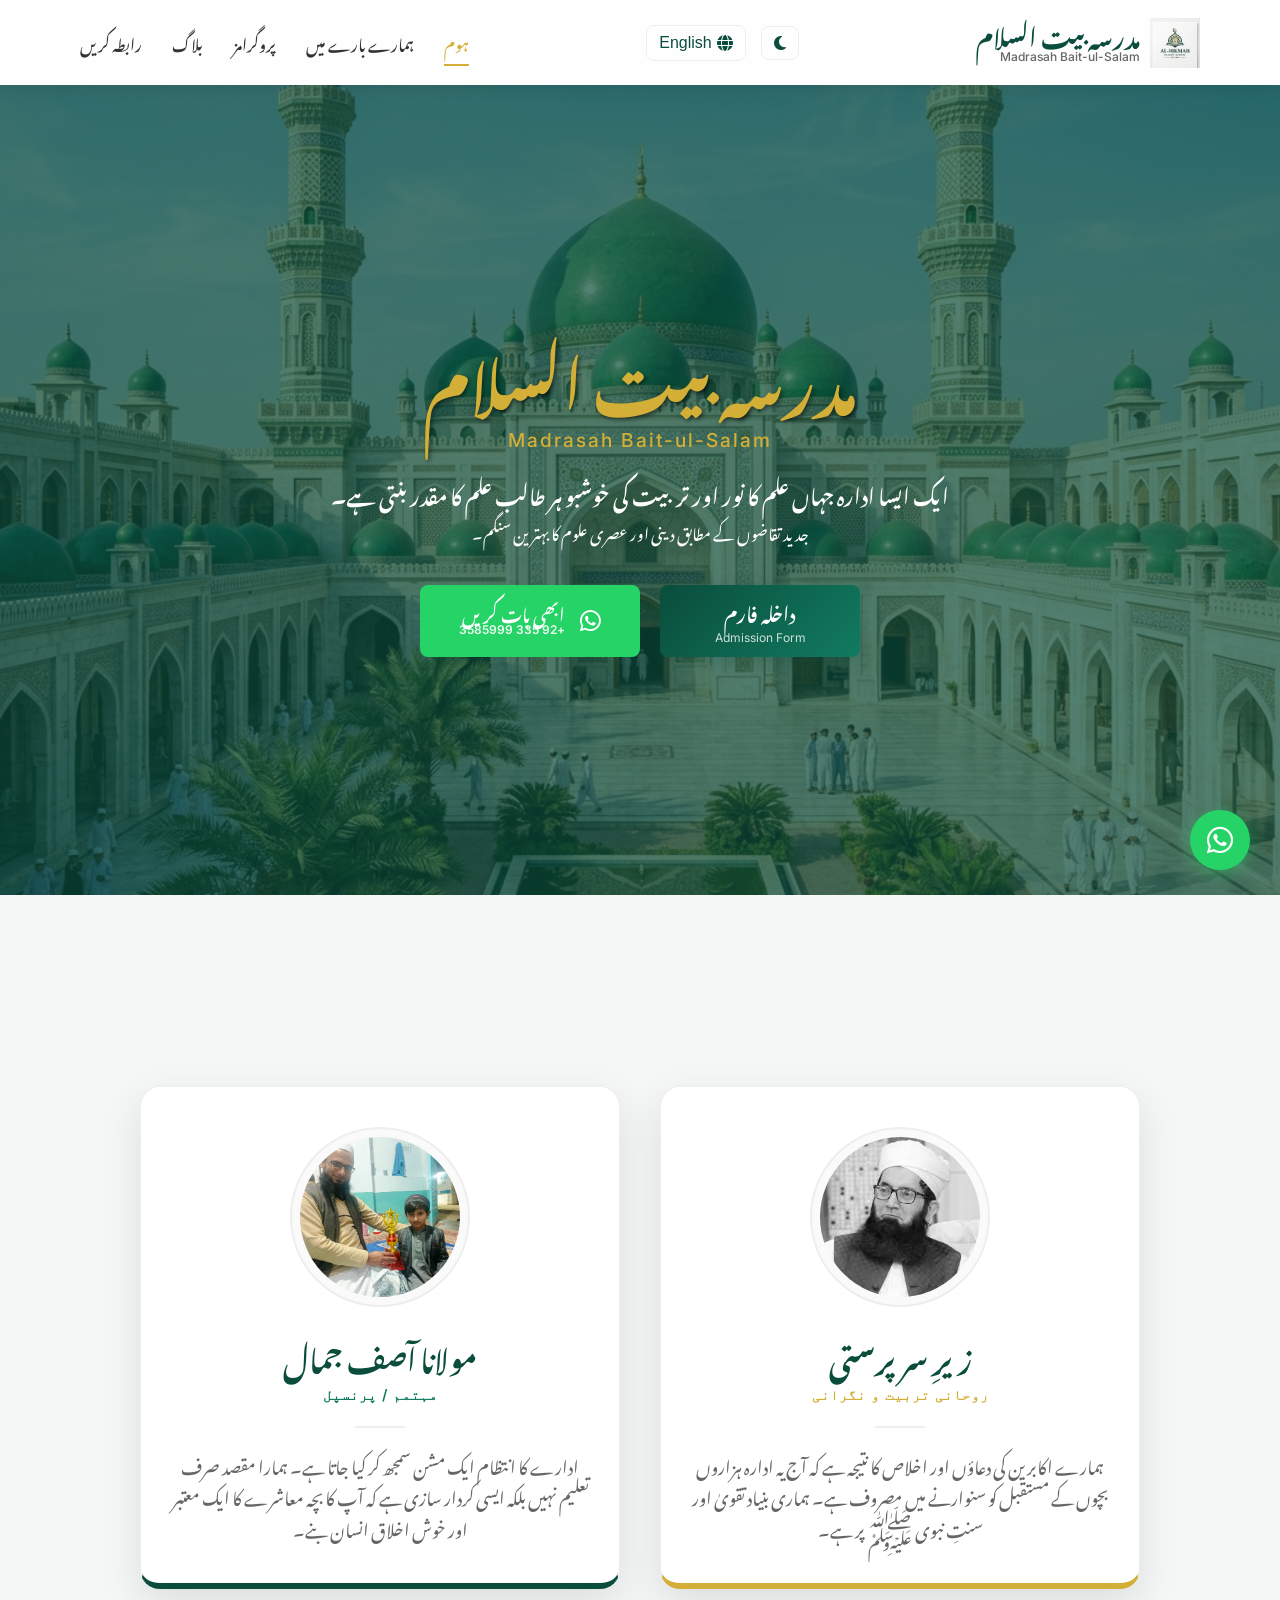
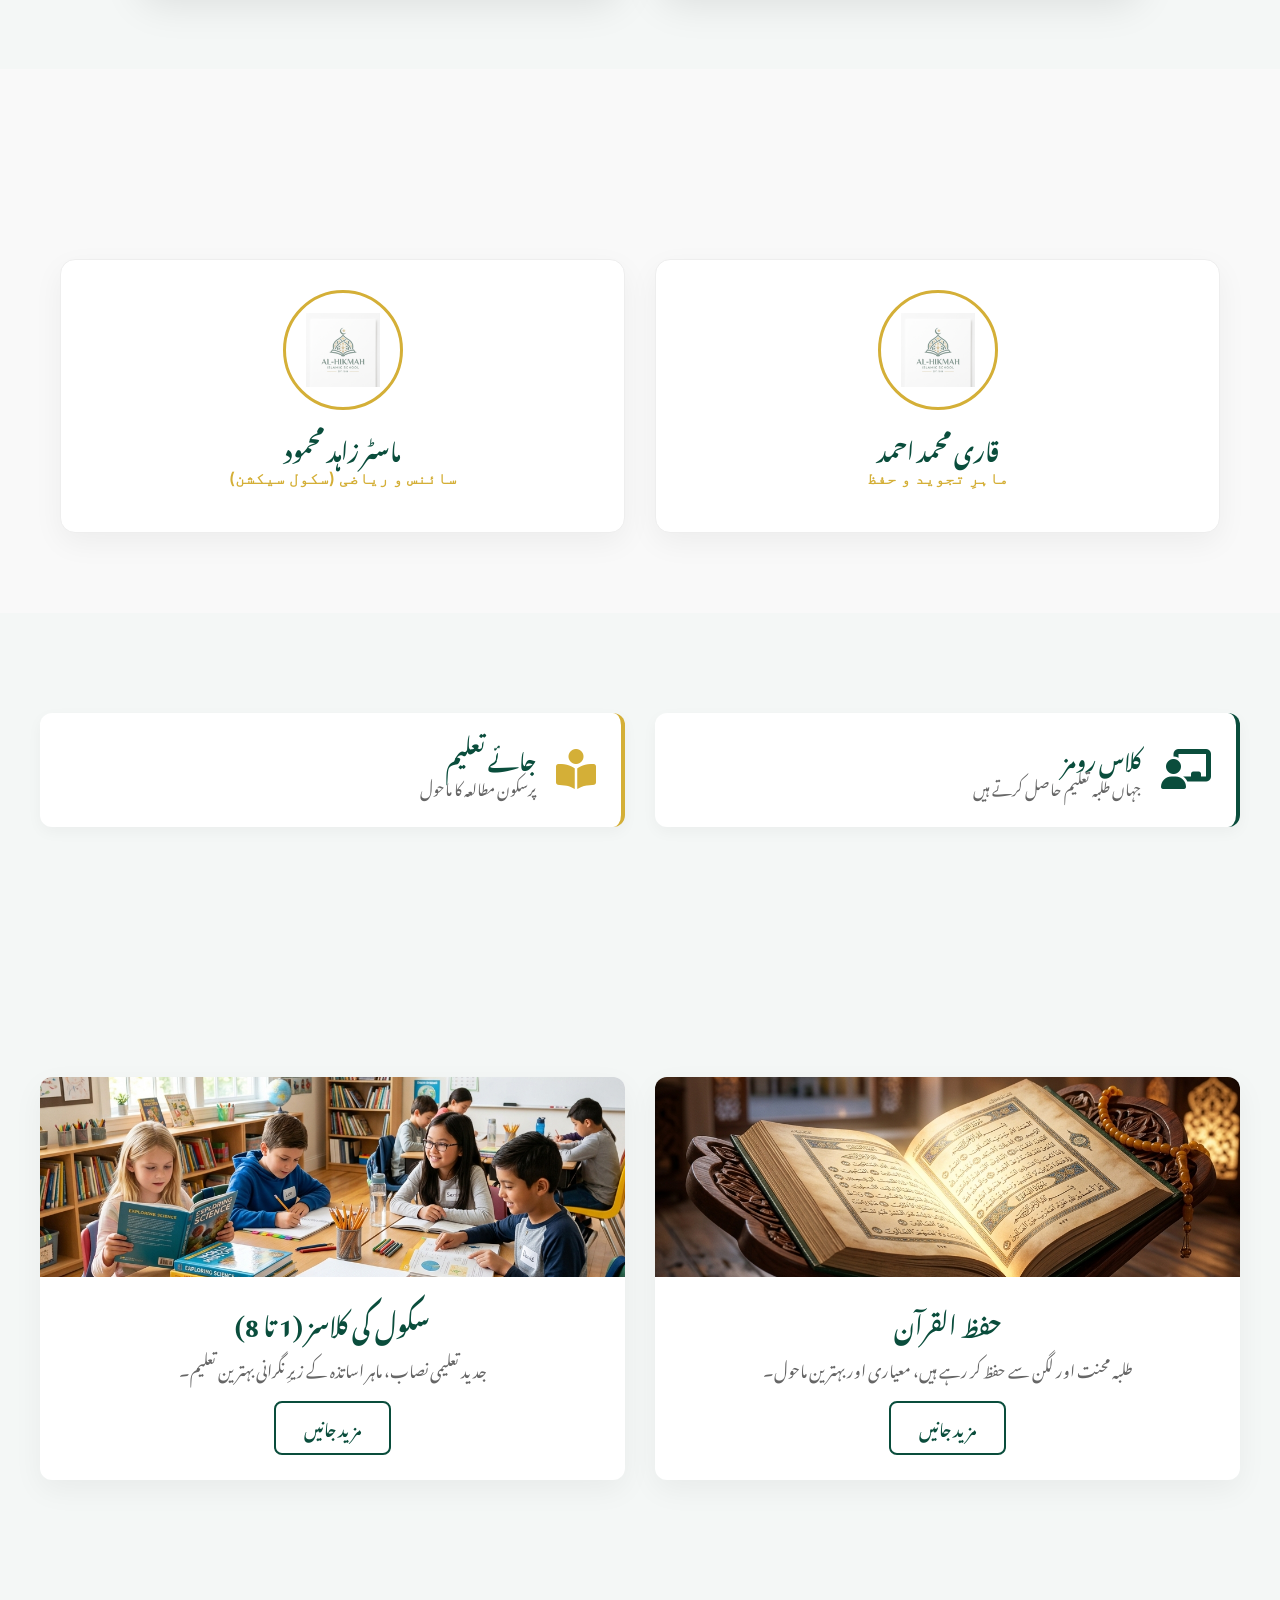
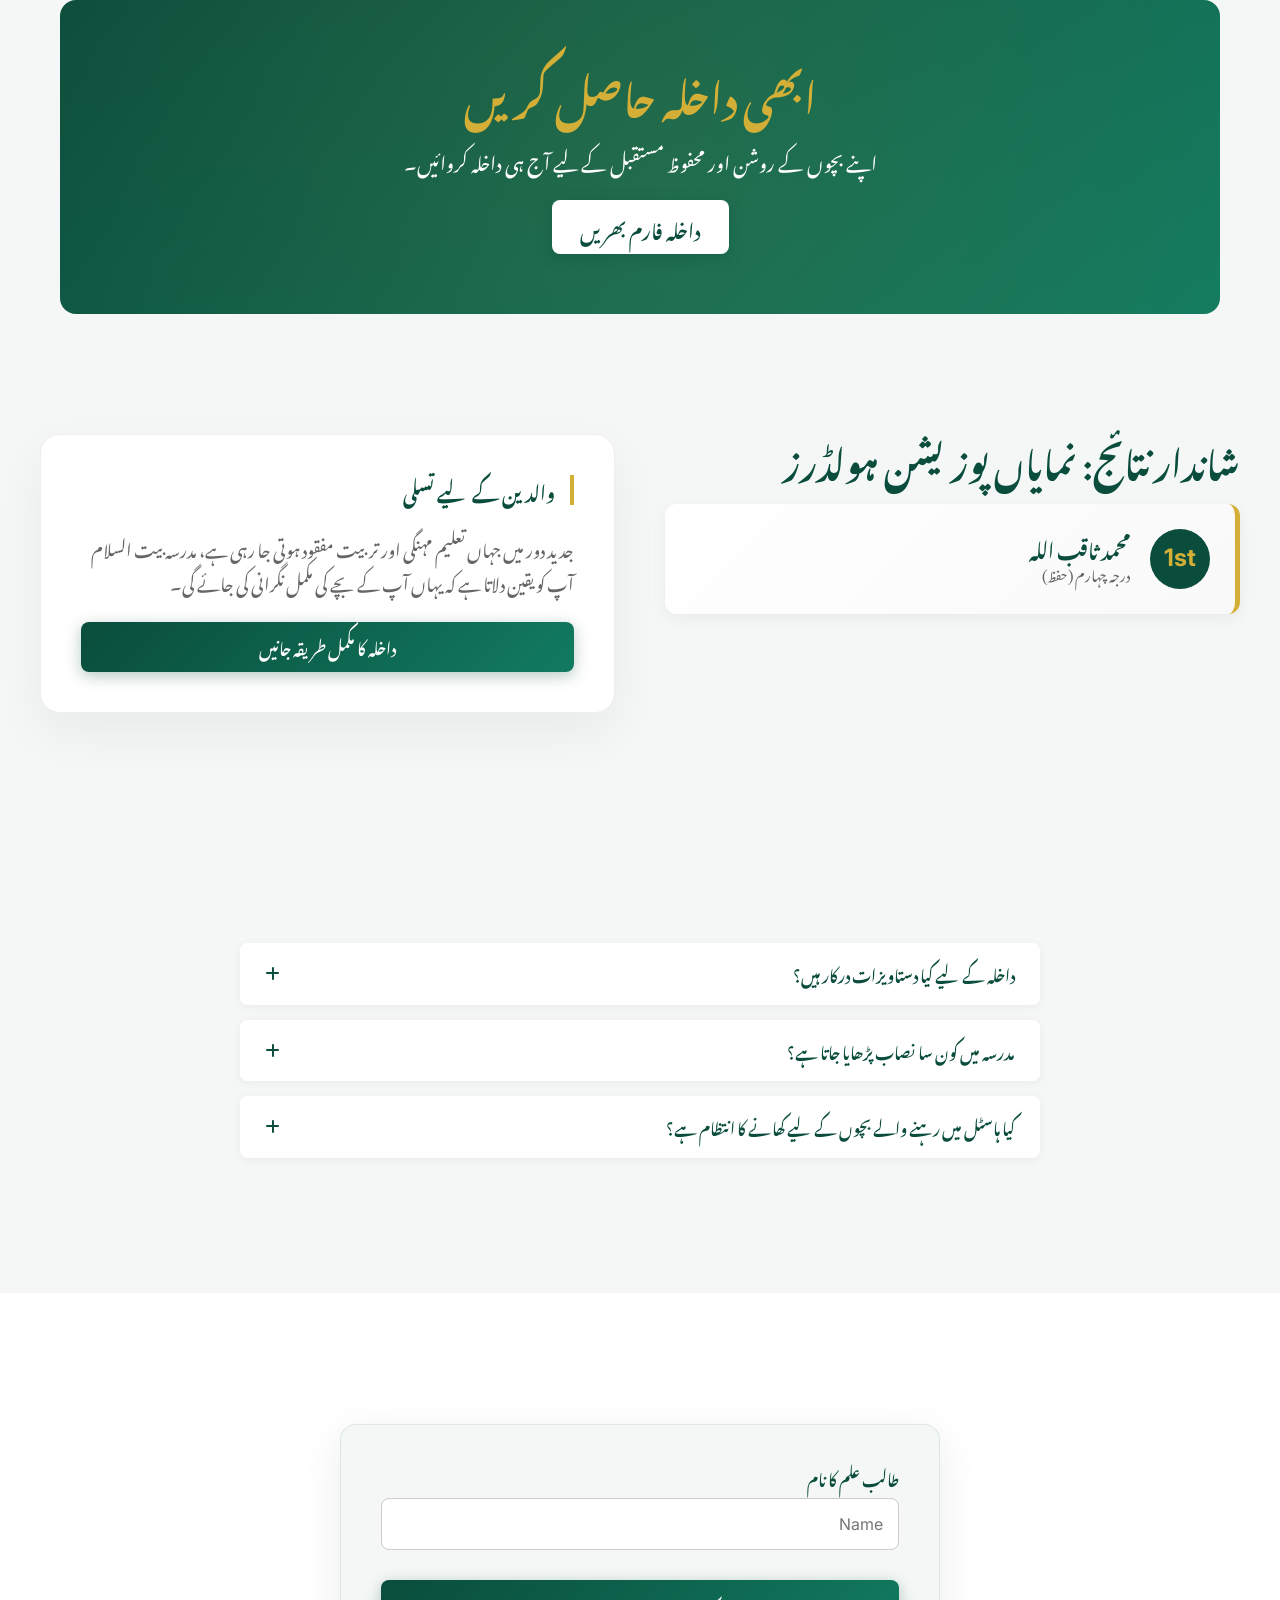
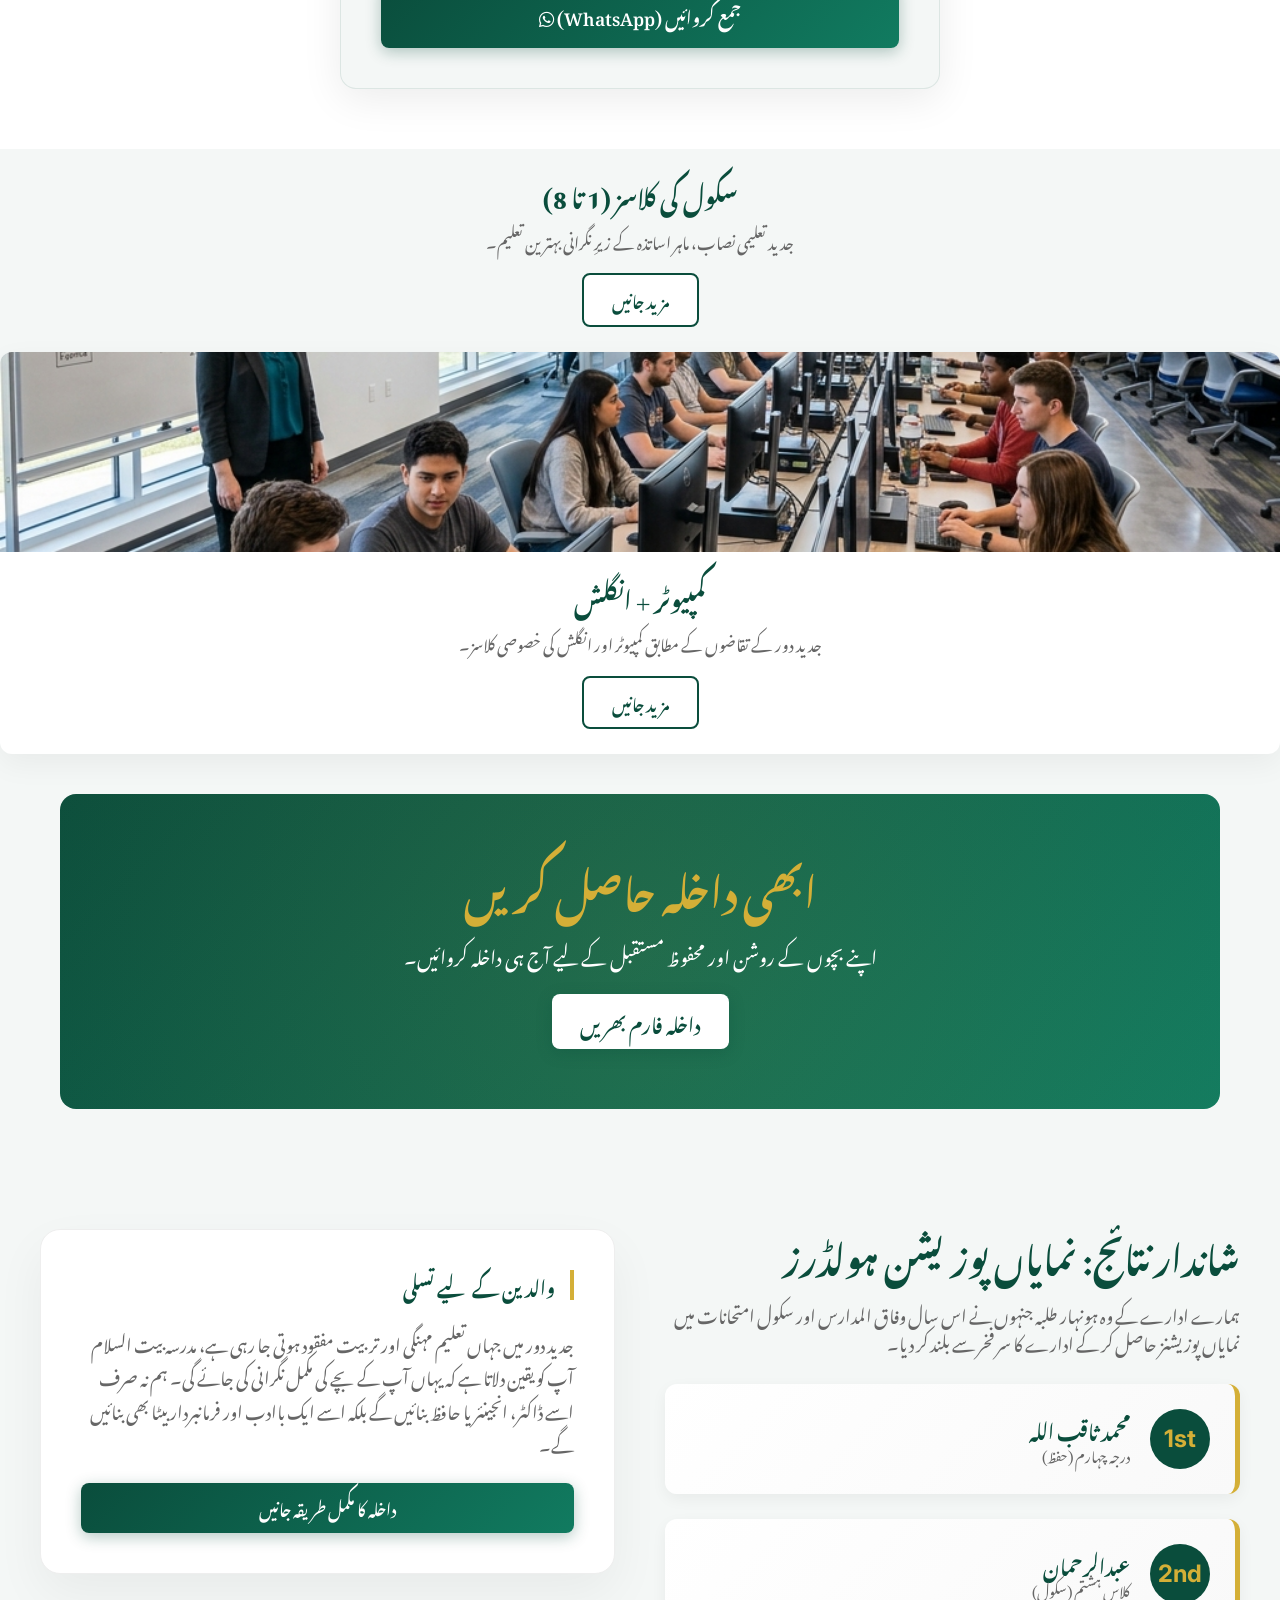
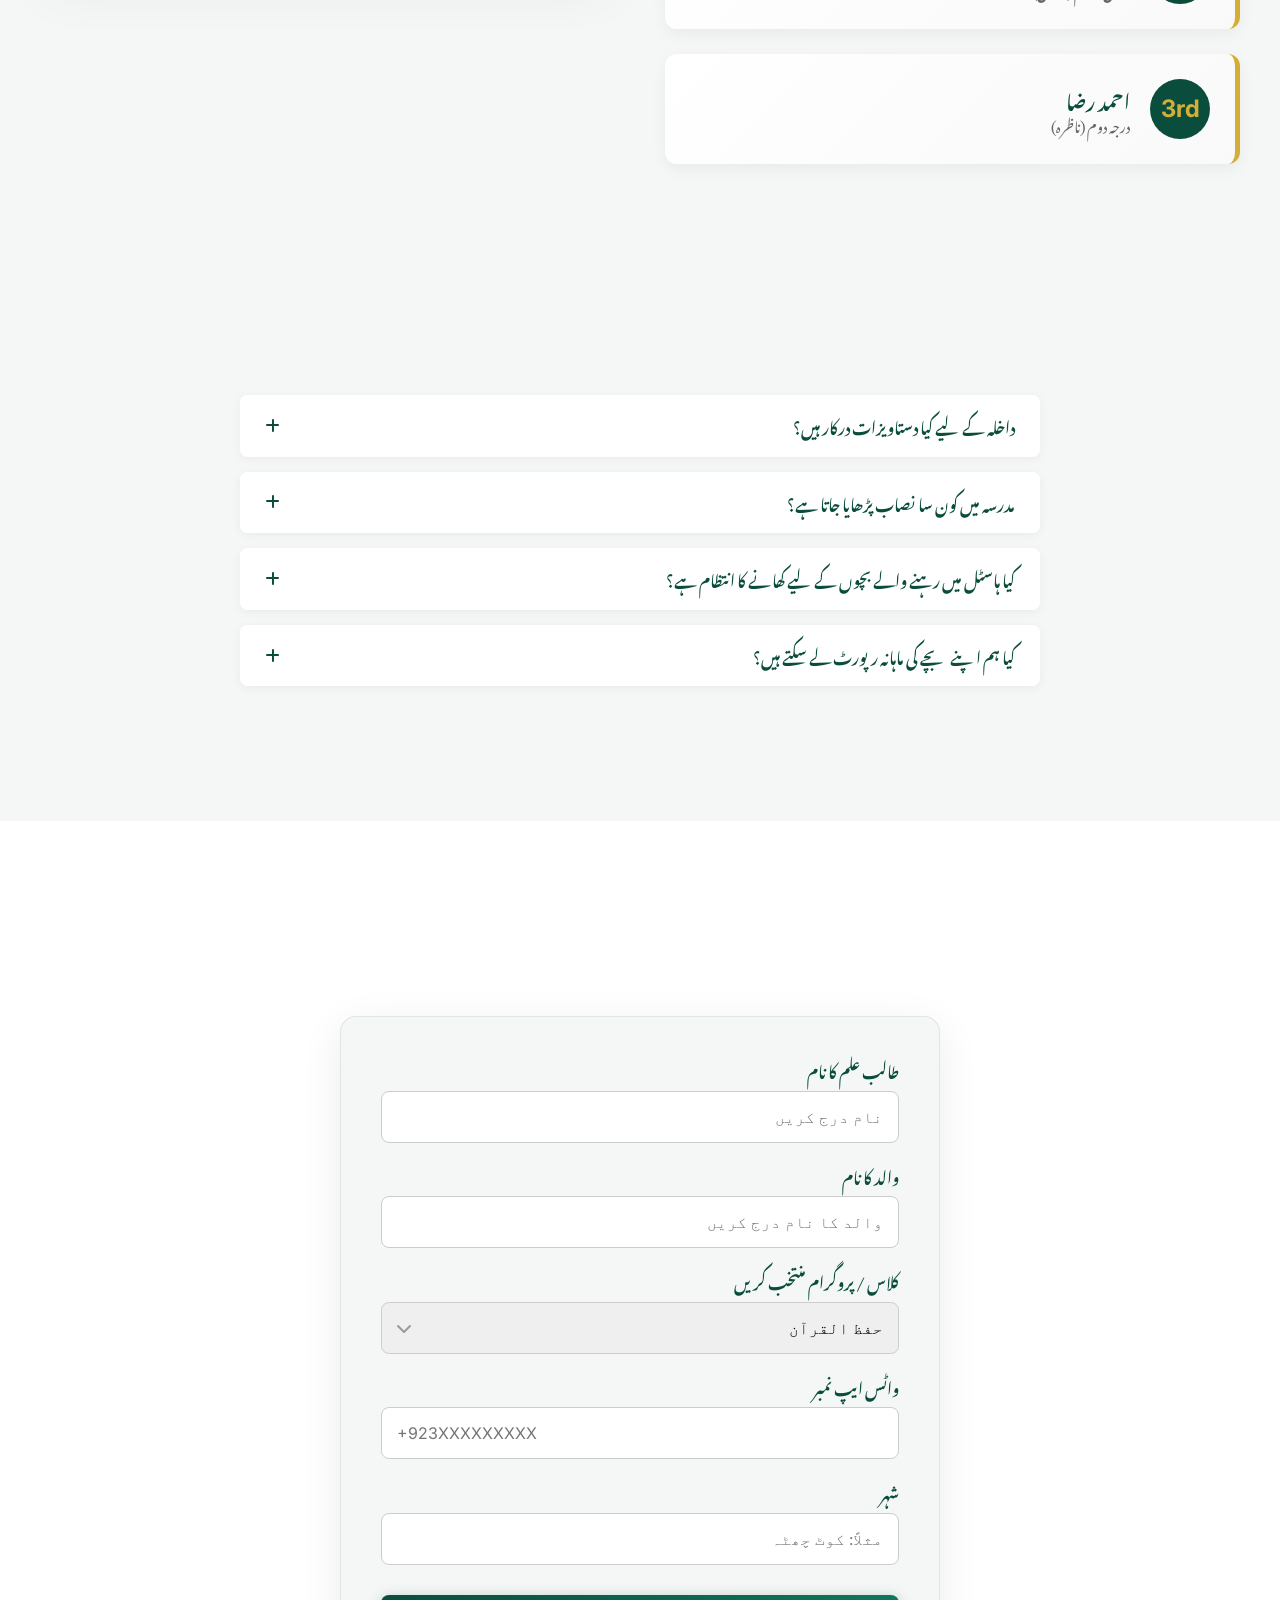
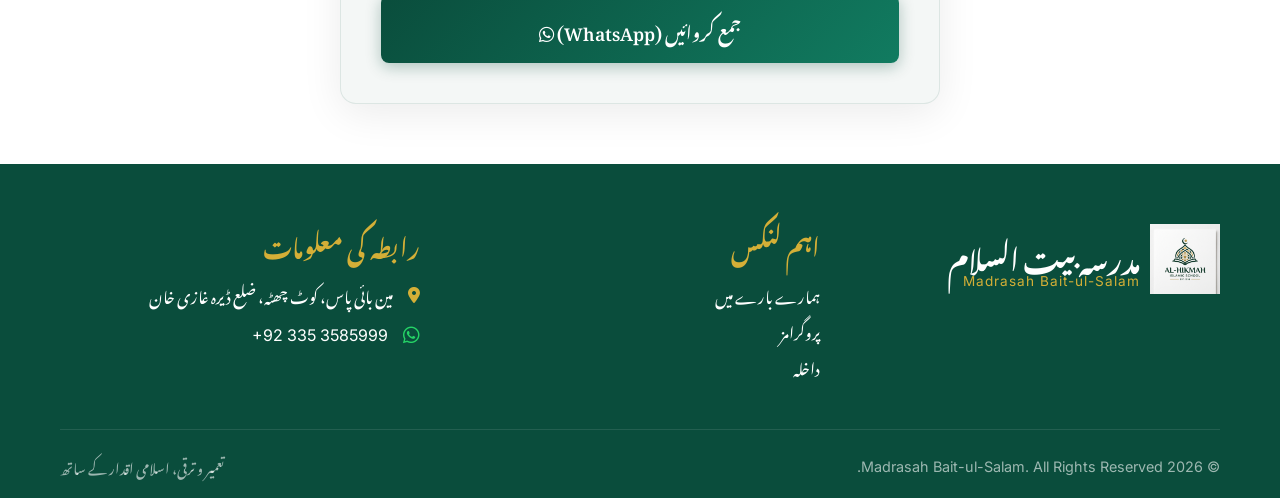
<file: index.html>
<!DOCTYPE html>
<html lang="ur" dir="rtl">
<head>
    <meta charset="UTF-8">
    <meta name="viewport" content="width=device-width, initial-scale=1.0">
    <title>Madrasah Bait-ul-Salam | مدرسہ بیت السلام - Best Islamic & School System</title>
    
    <!-- SEO Meta Tags -->
    <meta name="description" content="Official website of Madrasah Bait-ul-Salam in Kot Chhutta, D.G Khan. Providing high-quality Hifz-ul-Quran, Nazra, School classes (1-8), and Computer education in a professional Islamic environment.">
    <meta name="keywords" content="Madrasa in Kot Chhutta, Madrasa in DG Khan, Hifz Quran Institute Pakistan, Islamic School Kot Chhutta, Madrasah Bait-ul-Salam">
    <link rel="canonical" href="https://madrasah-baitul-salam.vercel.app/" />
    
    <!-- Open Graph / Facebook -->
    <meta property="og:type" content="website">
    <meta property="og:url" content="https://madrasah-baitul-salam.vercel.app/">
    <meta property="og:title" content="Madrasah Bait-ul-Salam | مدرسہ بیت السلام">
    <meta property="og:description" content="Leading Islamic & School Education center in Kot Chhutta, D.G Khan. Join us for a bright Deeni & Dunyawi future.">
    <meta property="og:image" content="https://madrasah-baitul-salam.vercel.app/images/hero_bg.png">

    <!-- Twitter -->
    <meta property="twitter:card" content="summary_large_image">
    <meta property="twitter:url" content="https://madrasah-baitul-salam.vercel.app/">
    <meta property="twitter:title" content="Madrasah Bait-ul-Salam | مدرسہ بیت السلام">
    <meta property="twitter:description" content="Leading Islamic & School Education center in Kot Chhutta, D.G Khan. Join us for a bright Deeni & Dunyawi future.">
    <meta property="twitter:image" content="https://madrasah-baitul-salam.vercel.app/images/hero_bg.png">

    <!-- JSON-LD Schema -->
    <script type="application/ld+json">
    {
      "@context": "https://schema.org",
      "@type": "EducationalOrganization",
      "name": "Madrasah Bait-ul-Salam",
      "alternateName": "مدرسہ بیت السلام",
      "url": "https://madrasah-baitul-salam.vercel.app/",
      "logo": "https://madrasah-baitul-salam.vercel.app/images/islamic_logo.png",
      "address": {
        "@type": "PostalAddress",
        "streetAddress": "Near Main Bypass",
        "addressLocality": "Kot Chhutta",
        "addressRegion": "D.G Khan, Punjab",
        "addressCountry": "Pakistan"
      },
      "contactPoint": {
        "@type": "ContactPoint",
        "telephone": "+923353585999",
        "contactType": "Customer Service"
      }
    }
    </script>
    
    <!-- Google Fonts -->
    <link rel="preconnect" href="https://fonts.googleapis.com">
    <link rel="preconnect" href="https://fonts.gstatic.com" crossorigin>
    <link href="https://fonts.googleapis.com/css2?family=Anek+Arabic:wght@400;600;700&family=Inter:wght@400;500;600&family=Noto+Nastaliq+Urdu:wght@400;700&display=swap" rel="stylesheet">
    
    <!-- Custom CSS -->
    <link rel="stylesheet" href="css/style.css">
    
    <!-- FontAwesome for icons -->
    <link rel="stylesheet" href="https://cdnjs.cloudflare.com/ajax/libs/font-awesome/6.4.0/css/all.min.css">
</head>
<body>

    <!-- Header & Navigation -->
    <header>
        <div class="container">
            <nav>
                <div class="logo">
                    <img src="images/islamic_logo.png" alt="Madrasah Bait-ul-Salam Logo - Islamic geometric pattern">
                    <div style="display: flex; flex-direction: column; align-items: start;">
                        <span class="logo-text urdu-text" style="line-height: 1.2;">مدرسہ بیت السلام</span>
                        <span style="font-size: 0.75rem; color: var(--text-light); font-weight: 500; font-family: 'Inter', sans-serif;">Madrasah Bait-ul-Salam</span>
                    </div>
                </div>
                
                <div class="nav-controls">
                    <button id="themeToggle" class="theme-toggle" title="Toggle Theme">
                        <i class="fas fa-moon"></i>
                    </button>
                    <button id="langToggle" class="lang-toggle" title="Switch Language">
                        <i class="fas fa-globe"></i> English
                    </button>
                </div>
                <div class="menu-toggle"><i class="fas fa-bars"></i></div>
                <ul class="nav-links urdu-text">
                    <li><a href="index.html" class="active"><span class="lang-ur">ہوم</span><span class="lang-en">Home</span></a></li>
                    <li><a href="about.html"><span class="lang-ur">ہمارے بارے میں</span><span class="lang-en">About Us</span></a></li>
                    <li><a href="programs.html"><span class="lang-ur">پروگرامز</span><span class="lang-en">Programs</span></a></li>
                    <li><a href="blog.html"><span class="lang-ur">بلاگ</span><span class="lang-en">Blog</span></a></li>
                    <li><a href="contact.html"><span class="lang-ur">رابطہ کریں</span><span class="lang-en">Contact</span></a></li>
                </ul>
            </nav>
        </div>
    </header>

    <!-- Hero Section -->
    <section class="hero">
        <div class="hero-content">
            <h1 class="urdu-text" style="margin-bottom: 0;">
                <span class="lang-ur">مدرسہ بیت السلام</span>
                <span class="lang-en">Madrasah Bait-ul-Salam</span>
            </h1>
            <p style="font-family: 'Inter', sans-serif; font-size: 1.2rem; color: var(--accent-gold); margin-bottom: 20px; font-weight: 500; letter-spacing: 2px;">Madrasah Bait-ul-Salam</p>
            <p class="urdu-text" style="font-size: 1.3rem; margin-bottom: 10px; font-weight: 600;">
                <span class="lang-ur">ایک ایسا ادارہ جہاں علم کا نور اور تربیت کی خوشبو ہر طالب علم کا مقدر بنتی ہے۔</span>
                <span class="lang-en">An institution where the light of knowledge and values shape every student's destiny.</span>
            </p>
            <p class="urdu-text" style="font-size: 1rem; margin-bottom: 40px;">
                <span class="lang-ur">جدید تقاضوں کے مطابق دینی اور عصری علوم کا بہترین سنگم۔</span>
                <span class="lang-en">Combining Islamic values with modern academic excellence.</span>
            </p>
            <div class="hero-btns">
                <a href="#admission" class="btn btn-primary btn-hero urdu-text">
                    <span style="font-size: 1.2rem;" class="lang-ur">داخلہ فارم</span>
                    <span style="font-size: 1.2rem;" class="lang-en">Admission Form</span>
                    <span class="sub-text">Admission Form</span>
                </a>
                <a href="https://wa.me/923353585999" target="_blank" class="btn btn-whatsapp btn-whatsapp-hero urdu-text">
                    <i class="fab fa-whatsapp" style="font-size: 1.5rem;"></i>
                    <div class="text-wrap">
                        <span class="main-text">
                            <span class="lang-ur">ابھی بات کریں</span>
                            <span class="lang-en">WhatsApp Now</span>
                        </span>
                        <span style="font-size: 0.75rem; font-family: 'Inter', sans-serif; opacity: 0.9;">+92 335 3585999</span>
                    </div>
                </a>
            </div>
        </div>
    </section>

    <!-- Management / Supervision Section -->
    <section class="section-padding container">
        <h2 class="section-title urdu-text">
            <span class="lang-ur">انتظامیہ و سرپرستی</span>
            <span class="lang-en">Management & Supervision</span>
        </h2>
        
        <div class="mgmt-grid">
            <!-- Supervisor Role -->
            <div class="mgmt-card reveal reveal-delay-1" style="border-bottom: 6px solid var(--accent-gold);">
                <div class="mgmt-card-img-wrap">
                    <img src="images/buzarg.jpg" alt="Hazrat Maulana - Spiritual Supervisor">
                </div>
                <h3 class="urdu-text" style="color: var(--primary-green); font-size: 1.8rem; margin-bottom: 5px;">
                    <span class="lang-ur">زیرِ سرپرستی</span>
                    <span class="lang-en">Under Supervision</span>
                </h3>
                <p style="font-family: 'Inter', sans-serif; color: var(--accent-gold); font-size: 0.9rem; font-weight: 600; margin-bottom: 20px; letter-spacing: 1px; text-transform: uppercase;">
                    <span class="lang-ur">روحانی تربیت و نگرانی</span>
                    <span class="lang-en">Under Spiritual Guidance</span>
                </p>
                <div style="height: 2px; width: 50px; background: #eee; margin-bottom: 20px;"></div>
                <p class="urdu-text" style="color: var(--text-light); font-size: 1.1rem; line-height: 1.8; text-align: center;">
                    <span class="lang-ur">ہمارے اکابرین کی دعاؤں اور اخلاص کا نتیجہ ہے کہ آج یہ ادارہ ہزاروں بچوں کے مستقبل کو سنوارنے میں مصروف ہے۔ ہماری بنیاد تقویٰ اور سنتِ نبوی ﷺ پر ہے۔</span>
                    <span class="lang-en">Our institution thrives on the prayers and sincerity of our elders, shaping the future of thousands. Our foundation is built on Taqwa and the Sunnah of Prophet Muhammad (PBUH).</span>
                </p>
            </div>

            <!-- Mohtamam Role -->
            <div class="mgmt-card reveal reveal-delay-2" style="border-bottom: 6px solid var(--primary-green);">
                <div class="mgmt-card-img-wrap">
                    <img src="images/molna asif jamal.jpeg" alt="Maulana Asif Jamal - Principal">
                </div>
                <h3 class="urdu-text" style="color: var(--primary-green); font-size: 1.8rem; margin-bottom: 5px;">
                    <span class="lang-ur">مولانا آصف جمال</span>
                    <span class="lang-en">Maulana Asif Jamal</span>
                </h3>
                <p style="font-family: 'Inter', sans-serif; color: var(--secondary-green); font-size: 0.9rem; font-weight: 600; margin-bottom: 20px; letter-spacing: 1px; text-transform: uppercase;">
                    <span class="lang-ur">مہتمم / پرنسپل</span>
                    <span class="lang-en">Mohtamam / Principal</span>
                </p>
                <div style="height: 2px; width: 50px; background: #eee; margin-bottom: 20px;"></div>
                <p class="urdu-text" style="color: var(--text-light); font-size: 1.1rem; line-height: 1.8; text-align: center;">
                    <span class="lang-ur">ادارے کا انتظام ایک مشن سمجھ کر کیا جاتا ہے۔ ہمارا مقصد صرف تعلیم نہیں بلکہ ایسی کردار سازی ہے کہ آپ کا بچہ معاشرے کا ایک معتبر اور خوش اخلاق انسان بنے۔</span>
                    <span class="lang-en">Our management is driven by a mission. Our goal is not just education, but character building to ensure your child becomes a respected and well-mannered member of society.</span>
                </p>
            </div>
        </div>
    </section>

    <!-- Faculty Section -->
    <section class="section-padding bg-light" style="background-color: #f9f9f9;">
        <div class="container">
            <h2 class="section-title urdu-text">
                <span class="lang-ur">اساتذہ کرام</span>
                <span class="lang-en">Our Expert Faculty</span>
            </h2>
            <div class="faculty-grid">
                <div class="faculty-card reveal">
                    <div class="faculty-img-wrap">
                        <img src="images/islamic_logo.png" style="opacity: 0.5; padding: 20px;" alt="Teacher">
                    </div>
                    <h4 class="urdu-text" style="font-size: 1.4rem;">
                        <span class="lang-ur">قاری محمد احمد</span>
                        <span class="lang-en">Qari Muhammad Ahmed</span>
                    </h4>
                    <p style="color: var(--accent-gold); font-weight: 600; margin-bottom: 10px;">
                        <span class="lang-ur">ماہرِ تجوید و حفظ</span>
                        <span class="lang-en">Expert in Tajweed & Hifz</span>
                    </p>
                </div>
                <div class="faculty-card reveal reveal-delay-1">
                    <div class="faculty-img-wrap">
                        <img src="images/islamic_logo.png" style="opacity: 0.5; padding: 20px;" alt="Teacher">
                    </div>
                    <h4 class="urdu-text" style="font-size: 1.4rem;">
                        <span class="lang-ur">ماسٹر زاہد محمود</span>
                        <span class="lang-en">Master Zahid Mahmood</span>
                    </h4>
                    <p style="color: var(--accent-gold); font-weight: 600; margin-bottom: 10px;">
                        <span class="lang-ur">سائنس و ریاضی (سکول سیکشن)</span>
                        <span class="lang-en">Science & Mathematics</span>
                    </p>
                </div>
            </div>
        </div>
    </section>

    <!-- Info Segments -->
    <section class="container" style="padding: 60px 0;">
        <div class="info-segments-grid">
            <div class="info-segment reveal" style="border-right: 4px solid var(--primary-green);">
                <div class="icon" style="color: var(--primary-green);"><i class="fas fa-chalkboard-teacher"></i></div>
                <div class="text-content">
                    <h4 class="urdu-text">
                        <span class="lang-ur">کلاس رومز</span>
                        <span class="lang-en">Classrooms</span>
                    </h4>
                    <p class="urdu-text" style="color: var(--text-light); font-size: 0.95rem;">
                        <span class="lang-ur">جہاں طلبہ تعلیم حاصل کرتے ہیں</span>
                        <span class="lang-en">Modern learning environment</span>
                    </p>
                </div>
            </div>
            <div class="info-segment reveal reveal-delay-1" style="border-right: 4px solid var(--accent-gold);">
                <div class="icon" style="color: var(--accent-gold);"><i class="fas fa-book-reader"></i></div>
                <div class="text-content">
                    <h4 class="urdu-text">
                        <span class="lang-ur">جائے تعلیم</span>
                        <span class="lang-en">Study Area</span>
                    </h4>
                    <p class="urdu-text" style="color: var(--text-light); font-size: 0.95rem;">
                        <span class="lang-ur">پرسکون مطالعہ کا ماحول</span>
                        <span class="lang-en">Peaceful study environment</span>
                    </p>
                </div>
            </div>
        </div>
    </section>

    <!-- Programs Section -->
    <section class="section-padding container">
        <h2 class="section-title urdu-text">
            <span class="lang-ur">ہمارے نمایاں پروگرامز</span>
            <span class="lang-en">Our Featured Programs</span>
        </h2>
        <div class="cards-grid">
            <div class="card reveal">
                <div class="card-img-wrap"><img src="images/hifz_icon.png" alt="Hifz-ul-Quran classes"></div>
                <div class="card-content">
                    <h3 class="card-title urdu-text">
                        <span class="lang-ur">حفظ القرآن</span>
                        <span class="lang-en">Hifz-ul-Quran</span>
                    </h3>
                    <p class="card-desc urdu-text">
                        <span class="lang-ur">طلبہ محنت اور لگن سے حفظ کر رہے ہیں، معیاری اور بہترین ماحول۔</span>
                        <span class="lang-en">Students memorizing Quran with dedication in a prime environment.</span>
                    </p>
                    <a href="programs.html" class="btn btn-secondary urdu-text">
                        <span class="lang-ur">مزید جانیں</span>
                        <span class="lang-en">Learn More</span>
                    </a>
                </div>
            </div>
            <div class="card reveal reveal-delay-1">
                <div class="card-img-wrap"><img src="images/school_icon.png" alt="School classes"></div>
                <div class="card-content">
                    <h3 class="card-title urdu-text">
                        <span class="lang-ur">سکول کی کلاسز (1 تا 8)</span>
                        <span class="lang-en">School Classes (1 to 8)</span>
                    </h3>
                    <p class="card-desc urdu-text">
                        <span class="lang-ur">جدید تعلیمی نصاب، ماہر اساتذہ کے زیرِ نگرانی بہترین تعلیم۔</span>
                        <span class="lang-en">Modern academic syllabus under the guidance of expert teachers.</span>
                    </p>
                    <a href="programs.html" class="btn btn-secondary urdu-text">
                        <span class="lang-ur">مزید جانیں</span>
                        <span class="lang-en">Learn More</span>
                    </a>
                </div>
            </div>
        </div>
    </section>

    <!-- Admission CTA -->
    <section class="container">
        <div class="admission-cta">
            <div class="admission-cta-content">
                <h2 class="urdu-text">
                    <span class="lang-ur">ابھی داخلہ حاصل کریں</span>
                    <span class="lang-en">Enroll Your Child Now</span>
                </h2>
                <p class="urdu-text" style="margin-bottom: 25px; font-size: 1.2rem;">
                    <span class="lang-ur">اپنے بچوں کے روشن اور محفوظ مستقبل کے لیے آج ہی داخلہ کروائیں۔</span>
                    <span class="lang-en">Secure a bright future for your children with our expert guidance.</span>
                </p>
                <a href="#admission" class="btn btn-primary urdu-text" style="background: white; color: var(--primary-green); font-size: 1.2rem;">
                    <span class="lang-ur">داخلہ فارم بھریں</span>
                    <span class="lang-en">Fill Admission Form</span>
                </a>
            </div>
        </div>
    </section>

    <!-- Results Section -->
    <section class="section-padding container">
        <div style="display: grid; grid-template-columns: repeat(auto-fit, minmax(300px, 1fr)); gap: 50px; align-items: start;">
            <div>
                <h2 class="urdu-text" style="font-size: 2.2rem; line-height: 1.4; margin-bottom: 20px;">
                    <span class="lang-ur">شاندار نتائج: نمایاں پوزیشن ہولڈرز</span>
                    <span class="lang-en">Exceptional Results: Position Holders</span>
                </h2>
                <div class="position-grid">
                    <div class="position-card reveal">
                        <div class="position-badge">1st</div>
                        <div>
                            <h4 class="urdu-text" style="font-size: 1.2rem;">محمد ثاقب اللہ</h4>
                            <p class="urdu-text" style="font-size: 0.9rem; color: var(--text-light);">درجہ چہارم (حفظ)</p>
                        </div>
                    </div>
                </div>
            </div>
            <div style="background: white; padding: 40px; border-radius: 20px; box-shadow: 0 20px 50px rgba(0,0,0,0.05); border: 1px solid #eee;" class="reveal reveal-delay-1">
                <h3 class="urdu-text" style="margin-bottom: 25px; border-right: 4px solid var(--accent-gold); padding-right: 15px;">
                    <span class="lang-ur">والدین کے لیے تسلی</span>
                    <span class="lang-en">Peace of Mind for Parents</span>
                </h3>
                <p class="urdu-text" style="line-height: 1.9; font-size: 1.1rem; color: var(--text-light);">
                    <span class="lang-ur">جدید دور میں جہاں تعلیم مہنگی اور تربیت مفقود ہوتی جا رہی ہے، مدرسہ بیت السلام آپ کو یقین دلاتا ہے کہ یہاں آپ کے بچے کی مکمل نگرانی کی جائے گی۔</span>
                    <span class="lang-en">In this modern era, we ensure your child receives both high-quality education and moral training under constant supervision.</span>
                </p>
                <a href="#admission" class="btn btn-primary urdu-text" style="margin-top: 25px; width: 100%;">
                    <span class="lang-ur">داخلہ کا مکمل طریقہ جانیں</span>
                    <span class="lang-en">Learn Admission Process</span>
                </a>
            </div>
        </div>
    </section>

    <!-- FAQ Section -->
    <section class="section-padding bg-light reveal" id="faq" style="background-color: var(--bg-light);">
        <div class="container">
            <h2 class="section-title urdu-text">
                <span class="lang-ur">عام طور پر پوچھے جانے والے سوالات</span>
                <span class="lang-en">Frequently Asked Questions</span>
            </h2>
            <div class="faq-container">
                <div class="faq-item">
                    <div class="faq-question urdu-text"><span class="lang-ur">داخلہ کے لیے کیا دستاویزات درکار ہیں؟</span><span class="lang-en">What documents are required for admission?</span> <i class="fas fa-plus"></i></div>
                    <div class="faq-answer urdu-text"><span class="lang-ur">داخلہ کے لیے طالب علم کا ب فارم، والد کے شناختی کارڈ کی کاپی اور سابقہ سکول کا رزلٹ کارڈ (اگر ہو) ضروری ہے۔</span><span class="lang-en">Student's B-Form, Father's CNIC copy, and previous school result card are required.</span></div>
                </div>
                <div class="faq-item">
                    <div class="faq-question urdu-text"><span class="lang-ur">مدرسہ میں کون سا نصاب پڑھایا جاتا ہے؟</span><span class="lang-en">Which syllabus is followed in the Madrasah?</span> <i class="fas fa-plus"></i></div>
                    <div class="faq-answer urdu-text"><span class="lang-ur">جی ہاں! ہمارے سکول سیکشن میں حکومت پنجاب کا منظور شدہ نصاب (PCTB) پڑھایا جاتا ہے۔</span><span class="lang-en">Yes! We follow the Punjab Government Syllabus (PCTB) in our school section.</span></div>
                </div>
                <div class="faq-item">
                    <div class="faq-question urdu-text"><span class="lang-ur">کیا ہاسٹل میں رہنے والے بچوں کے لیے کھانے کا انتظام ہے؟</span><span class="lang-en">Is food provided for hostel students?</span> <i class="fas fa-plus"></i></div>
                    <div class="faq-answer urdu-text"><span class="lang-ur">جی ہاں، ہاسٹل کے طلبہ کے لیے معیاری، تازہ اور صاف ستھرے کھانے کا بہترین انتظام موجود ہے۔</span><span class="lang-en">Yes, high-quality, fresh food is provided for hostel students.</span></div>
                </div>
            </div>
        </div>
    </section>

    <!-- Admission Form -->
    <div id="admission" style="margin-top: 40px;"></div>
    <section class="form-section">
        <div class="container">
            <h2 class="section-title urdu-text">
                <span class="lang-ur">آن لائن داخلہ فارم</span>
                <span class="lang-en">Online Admission Form</span>
            </h2>
            <div class="form-container">
                <form id="admissionForm">
                    <div class="form-group">
                        <label for="studentName" class="form-label urdu-text">
                            <span class="lang-ur">طالب علم کا نام</span>
                            <span class="lang-en">Student Name</span>
                        </label>
                        <input type="text" id="studentName" class="form-control" placeholder="Name" required>
                    </div>
                    <button type="submit" class="btn btn-primary form-submit urdu-text">
                        <span class="lang-ur">جمع کروائیں (WhatsApp)</span>
                        <span class="lang-en">Submit (WhatsApp)</span>
                        <i class="fab fa-whatsapp"></i>
                    </button>
                </form>
            </div>
        </div>
    </section>


                <div class="card-content">
                    <h3 class="card-title urdu-text">سکول کی کلاسز (1 تا 8)</h3>
                    <p class="card-desc urdu-text">جدید تعلیمی نصاب، ماہر اساتذہ کے زیرِ نگرانی بہترین تعلیم۔</p>
                    <a href="programs.html#school" class="btn btn-secondary urdu-text">مزید جانیں</a>
                </div>
            </div>
            <div class="card">
                <div class="card-img-wrap"><img src="images/comp_icon.png" alt="Modern computer lab for students"></div>
                <div class="card-content">
                    <h3 class="card-title urdu-text">کمپیوٹر + انگلش</h3>
                    <p class="card-desc urdu-text">جدید دور کے تقاضوں کے مطابق کمپیوٹر اور انگلش کی خصوصی کلاسز۔</p>
                    <a href="programs.html#extra" class="btn btn-secondary urdu-text">مزید جانیں</a>
                </div>
            </div>
        </div>
    </section>

    <!-- Admission CTA Banner -->
    <section class="container">
        <div class="admission-cta">
            <div class="admission-cta-content">
                <h2 class="urdu-text">ابھی داخلہ حاصل کریں</h2>
                <p class="urdu-text" style="margin-bottom: 25px; font-size: 1.2rem;">اپنے بچوں کے روشن اور محفوظ مستقبل کے لیے آج ہی داخلہ کروائیں۔</p>
                <a href="#admission" class="btn btn-primary urdu-text" style="background: white; color: var(--primary-green); font-size: 1.2rem;">داخلہ فارم بھریں</a>
            </div>
        </div>
    </section>

    <!-- Results + Trust Section -->
    <section class="section-padding container">
        <div style="display: grid; grid-template-columns: repeat(auto-fit, minmax(300px, 1fr)); gap: 50px; align-items: start;">
            <div>
                <h2 class="urdu-text" style="font-size: 2.2rem; line-height: 1.4; margin-bottom: 20px;">شاندار نتائج: نمایاں پوزیشن ہولڈرز</h2>
                <p class="urdu-text" style="color: var(--text-light); font-size: 1.1rem; margin-bottom: 30px;">ہمارے ادارے کے وہ ہونہار طلبہ جنہوں نے اس سال وفاق المدارس اور سکول امتحانات میں نمایاں پوزیشنز حاصل کر کے ادارے کا سر فخر سے بلند کر دیا۔</p>
                <div class="position-grid">
                    <div class="position-card">
                        <div class="position-badge">1st</div>
                        <div>
                            <h4 class="urdu-text" style="font-size: 1.2rem;">محمد ثاقب اللہ</h4>
                            <p class="urdu-text" style="font-size: 0.9rem; color: var(--text-light);">درجہ چہارم (حفظ)</p>
                        </div>
                    </div>
                    <div class="position-card">
                        <div class="position-badge">2nd</div>
                        <div>
                            <h4 class="urdu-text" style="font-size: 1.2rem;">عبدالرحمان</h4>
                            <p class="urdu-text" style="font-size: 0.9rem; color: var(--text-light);">کلاس ہشتم (سکول)</p>
                        </div>
                    </div>
                    <div class="position-card">
                        <div class="position-badge">3rd</div>
                        <div>
                            <h4 class="urdu-text" style="font-size: 1.2rem;">احمد رضا</h4>
                            <p class="urdu-text" style="font-size: 0.9rem; color: var(--text-light);">درجہ دوم (ناظرہ)</p>
                        </div>
                    </div>
                </div>
            </div>
            <div style="background: white; padding: 40px; border-radius: 20px; box-shadow: 0 20px 50px rgba(0,0,0,0.05); border: 1px solid #eee;">
                <h3 class="urdu-text" style="margin-bottom: 25px; border-right: 4px solid var(--accent-gold); padding-right: 15px;">والدین کے لیے تسلی</h3>
                <p class="urdu-text" style="line-height: 1.9; font-size: 1.1rem; color: var(--text-light);">جدید دور میں جہاں تعلیم مہنگی اور تربیت مفقود ہوتی جا رہی ہے، مدرسہ بیت السلام آپ کو یقین دلاتا ہے کہ یہاں آپ کے بچے کی مکمل نگرانی کی جائے گی۔ ہم نہ صرف اسے ڈاکٹر، انجینئر یا حافظ بنائیں گے بلکہ اسے ایک باادب اور فرمانبردار بیٹا بھی بنائیں گے۔</p>
                <a href="#admission" class="btn btn-primary urdu-text" style="margin-top: 25px; width: 100%;">داخلہ کا مکمل طریقہ جانیں</a>
            </div>
        </div>
    </section>

    <!-- FAQ Section -->
    <section class="section-padding bg-light reveal" id="faq" style="background-color: var(--bg-light);">
        <div class="container">
            <h2 class="section-title urdu-text">
                <span class="lang-ur">عام طور پر پوچھے جانے والے سوالات</span>
                <span class="lang-en">Frequently Asked Questions</span>
            </h2>
            <div class="faq-container">
                <div class="faq-item">
                    <div class="faq-question urdu-text"><span class="lang-ur">داخلہ کے لیے کیا دستاویزات درکار ہیں؟</span><span class="lang-en">What documents are required for admission?</span> <i class="fas fa-plus"></i></div>
                    <div class="faq-answer urdu-text"><span class="lang-ur">داخلہ کے لیے طالب علم کا ب فارم، والد کے شناختی کارڈ کی کاپی اور سابقہ سکول کا رزلٹ کارڈ (اگر ہو) ضروری ہے۔</span><span class="lang-en">Student's B-Form, Father's CNIC copy, and previous school result card (if applicable) are required.</span></div>
                </div>
                <div class="faq-item">
                    <div class="faq-question urdu-text"><span class="lang-ur">مدرسہ میں کون سا نصاب پڑھایا جاتا ہے؟</span><span class="lang-en">Which syllabus is followed in the Madrasah?</span> <i class="fas fa-plus"></i></div>
                    <div class="faq-answer urdu-text"><span class="lang-ur">جی ہاں! ہمارے سکول سیکشن میں حکومت پنجاب کا منظور شدہ نصاب (PCTB) پڑھایا جاتا ہے تاکہ بچے دینی تعلیم کے ساتھ عصری علوم میں بھی پیچھے نہ رہیں۔</span><span class="lang-en">Yes! In our school section, we follow the Punjab Government Syllabus (PCTB) so that children excel in both Islamic and modern education.</span></div>
                </div>
                <div class="faq-item">
                    <div class="faq-question urdu-text"><span class="lang-ur">کیا ہاسٹل میں رہنے والے بچوں کے لیے کھانے کا انتظام ہے؟</span><span class="lang-en">Is food provided for hostel students?</span> <i class="fas fa-plus"></i></div>
                    <div class="faq-answer urdu-text"><span class="lang-ur">جی ہاں، ہاسٹل کے طلبہ کے لیے معیاری، تازہ اور صاف ستھرے کھانے کا بہترین انتظام موجود ہے۔</span><span class="lang-en">Yes, high-quality, fresh, and clean food is provided for hostel students.</span></div>
                </div>
                <div class="faq-item">
                    <div class="faq-question urdu-text"><span class="lang-ur">کیا ہم اپنے بچے کی ماہانہ رپورٹ لے سکتے ہیں؟</span><span class="lang-en">Can we get our child's monthly progress report?</span> <i class="fas fa-plus"></i></div>
                    <div class="faq-answer urdu-text"><span class="lang-ur">بالکل! ہر ماہ کے آخر میں والدین اور اساتذہ کی میٹنگ ہوتی ہے جس میں بچے کی تعلیمی اور اخلاقی کارکردگی دکھائی جاتی ہے۔</span><span class="lang-en">Absolutely! At the end of every month, a parent-teacher meeting is held to discuss the academic and moral performance of the child.</span></div>
                </div>
            </div>
        </div>
    </section>

    <!-- Admission Form -->
    <div id="admission" style="margin-top: 40px;"></div>
    <section class="form-section">
        <div class="container">
            <h2 class="section-title urdu-text">
                آن لائن داخلہ فارم
                <span>Online Admission Form</span>
            </h2>
            <div class="form-container">
                <form id="admissionForm">
                    <div class="form-group">
                        <label for="studentName" class="form-label urdu-text">طالب علم کا نام</label>
                        <input type="text" id="studentName" class="form-control urdu-text" placeholder="نام درج کریں" required>
                    </div>
                    <div class="form-group">
                        <label for="fatherName" class="form-label urdu-text">والد کا نام</label>
                        <input type="text" id="fatherName" class="form-control urdu-text" placeholder="والد کا نام درج کریں" required>
                    </div>
                    <div class="form-group">
                        <label for="programOptions" class="form-label urdu-text">کلاس / پروگرام منتخب کریں</label>
                        <div class="select-wrapper">
                            <select id="programOptions" class="form-control urdu-text" required>
                                <option value="حفظ القرآن">حفظ القرآن</option>
                                <option value="ناظرہ قرآن">ناظرہ قرآن</option>
                                <option value="سکول (Class 1-8)">سکول (Class 1-8)</option>
                                <option value="کمپیوٹر">کمپیوٹر</option>
                            </select>
                            <i class="fas fa-chevron-down" style="position: absolute; left: 15px; top: 18px; color: #999;"></i>
                        </div>
                    </div>
                    <div class="form-group">
                        <label for="whatsappNumber" class="form-label urdu-text">واٹس ایپ نمبر</label>
                        <input type="tel" id="whatsappNumber" class="form-control" placeholder="+923XXXXXXXXX" required dir="ltr">
                    </div>
                    <div class="form-group">
                        <label for="city" class="form-label urdu-text">شہر</label>
                        <input type="text" id="city" class="form-control urdu-text" placeholder="مثلاً: کوٹ چھٹہ" required>
                    </div>
                    <button type="submit" class="btn btn-primary form-submit urdu-text">جمع کروائیں (WhatsApp) <i class="fab fa-whatsapp"></i></button>
                </form>
            </div>
        </div>
    </section>

    <!-- Floating WhatsApp -->
    <a href="https://wa.me/923353585999" target="_blank" class="floating-whatsapp" title="Chat on WhatsApp">
        <i class="fab fa-whatsapp"></i>
    </a>

    <!-- Footer -->
    <footer>
        <div class="container">
            <div class="footer-grid">
                <div class="footer-col" style="padding-left: 30px;">
                    <div class="logo">
                        <img src="images/islamic_logo.png" alt="Logo" style="height: 70px; margin-bottom: 15px;">
                        <div style="display: flex; flex-direction: column; align-items: start;">
                            <span class="logo-text urdu-text" style="color: white; font-size: 1.8rem; line-height: 1.1;">
                                <span class="lang-ur">مدرسہ بیت السلام</span>
                                <span class="lang-en">Bait-ul-Salam</span>
                            </span>
                            <span style="font-family: 'Inter', sans-serif; font-size: 0.85rem; color: var(--accent-gold); letter-spacing: 1px;">Madrasah Bait-ul-Salam</span>
                        </div>
                    </div>
                </div>
                
                <div class="footer-col" style="padding-left: 30px;">
                    <h3 class="urdu-text">
                        <span class="lang-ur">اہم لنکس</span>
                        <span class="lang-en">Quick Links</span>
                    </h3>
                    <ul class="urdu-text">
                        <li><a href="about.html"><span class="lang-ur">ہمارے بارے میں</span><span class="lang-en">About Us</span></a></li>
                        <li><a href="programs.html"><span class="lang-ur">پروگرامز</span><span class="lang-en">Programs</span></a></li>
                        <li><a href="#admission"><span class="lang-ur">داخلہ</span><span class="lang-en">Admission</span></a></li>
                    </ul>
                </div>
                
                <div class="footer-col">
                    <h3 class="urdu-text">
                        <span class="lang-ur">رابطہ کی معلومات</span>
                        <span class="lang-en">Contact Info</span>
                    </h3>
                    <ul class="urdu-text">
                        <li style="display: flex; align-items: start; gap: 15px;">
                            <i class="fas fa-map-marker-alt" style="color: var(--accent-gold); margin-top: 5px;"></i> 
                            <div>
                                <span class="urdu-text">
                                    <span class="lang-ur">مین بائی پاس، کوٹ چھٹہ، ضلع ڈیرہ غازی خان</span>
                                    <span class="lang-en">Main Bypass, Kot Chhutta, D.G Khan</span>
                                </span>
                            </div>
                        </li>
                        <li style="display: flex; align-items: center; gap: 15px; direction: ltr; justify-content: flex-end; margin-top: 15px;">
                            <span style="font-family: 'Inter', sans-serif;">+92 335 3585999</span>
                            <i class="fab fa-whatsapp" style="color: #25D366; font-size: 1.2rem;"></i> 
                        </li>
                    </ul>
                </div>
            </div>
            
            <div class="footer-bottom" style="text-align: center; padding-top: 25px; border-top: 1px solid rgba(255,255,255,0.1); font-family: 'Inter', sans-serif; font-size: 0.9rem; color: rgba(255,255,255,0.6); display: flex; flex-wrap: wrap; justify-content: space-between; align-items: center; gap: 10px;">
                <p>&copy; 2026 Madrasah Bait-ul-Salam. All Rights Reserved.</p>
                <p class="urdu-text" style="font-size: 0.9rem;">
                    <span class="lang-ur">تعمیر و ترقی، اسلامی اقدار کے ساتھ</span>
                    <span class="lang-en">Progress with Islamic Values</span>
                </p>
            </div>
        </div>
    </footer>

    <!-- Custom JS -->
    <script src="js/script.js"></script>
</body>
</html>
</file>
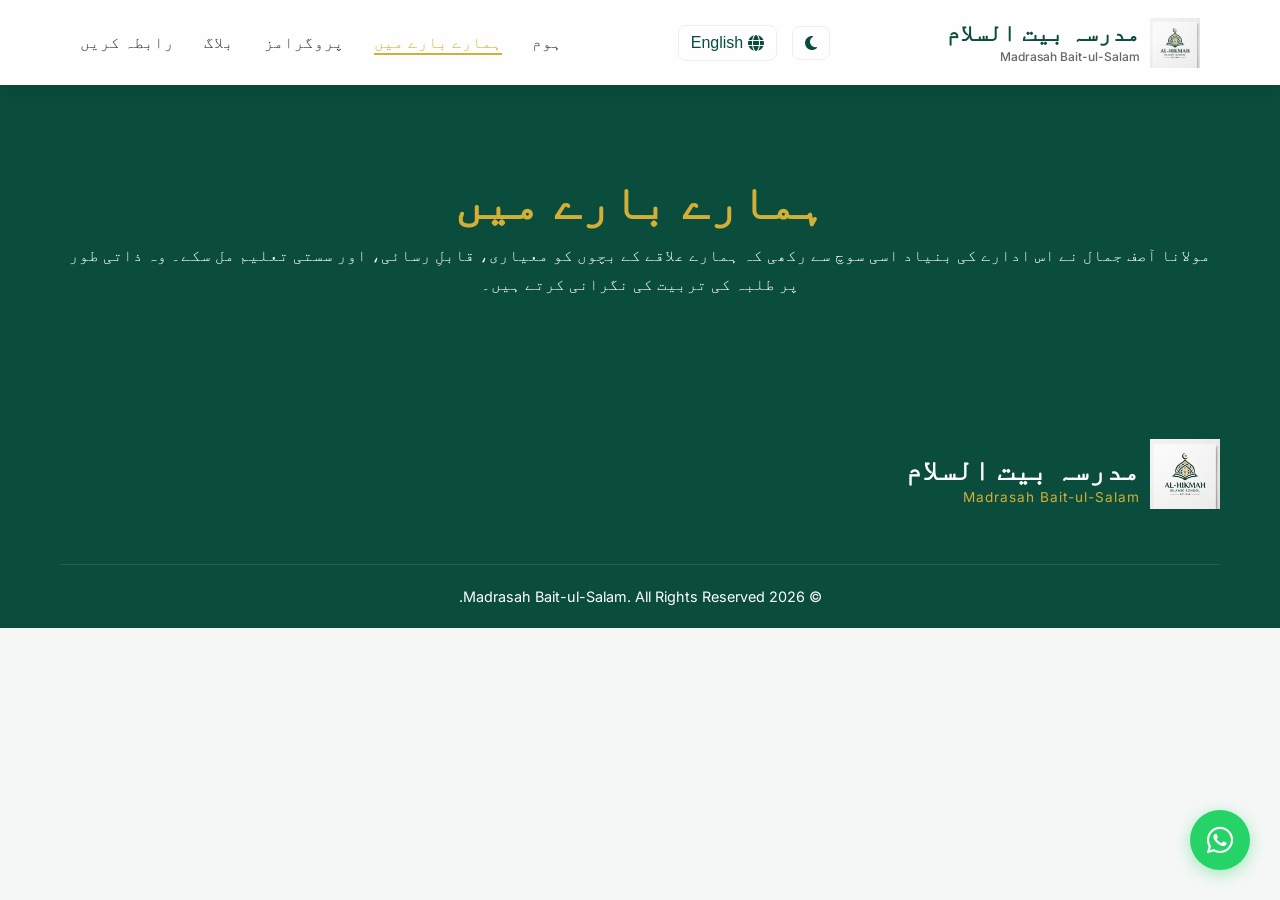
<file: about.html>
<!DOCTYPE html>
<html lang="ur" dir="rtl">
<head>
    <meta charset="UTF-8">
    <meta name="viewport" content="width=device-width, initial-scale=1.0">
    <title>About Us | ہمارے بارے میں - Madrasah Bait-ul-Salam</title>
    <meta name="description" content="Learn about the history, vision, and mission of Madrasah Bait-ul-Salam in Kot Chhutta. We combine traditional Islamic values with modern school education.">
    <link rel="stylesheet" href="css/style.css">
    <link rel="stylesheet" href="https://cdnjs.cloudflare.com/ajax/libs/font-awesome/6.4.0/css/all.min.css">
    <link href="https://fonts.googleapis.com/css2?family=Anek+Arabic:wght@400;600;700&family=Inter:wght@400;500;600&display=swap" rel="stylesheet">
</head>
<body>
    <!-- Header -->
    <header>
        <div class="container">
            <nav>
                <div class="logo">
                    <img src="images/islamic_logo.png" alt="Logo">
                    <div style="display: flex; flex-direction: column; align-items: start;">
                        <span class="logo-text urdu-text" style="line-height: 1.2;" data-ur="مدرسہ بیت السلام" data-en="Bait-ul-Salam">مدرسہ بیت السلام</span>
                        <span style="font-size: 0.75rem; color: var(--text-light); font-weight: 500; font-family: 'Inter', sans-serif;">Madrasah Bait-ul-Salam</span>
                    </div>
                </div>
                <div class="nav-controls">
                    <button id="themeToggle" class="theme-toggle" title="Toggle Theme">
                        <i class="fas fa-moon"></i>
                    </button>
                    <button id="langToggle" class="lang-toggle" title="Switch Language">
                        <i class="fas fa-globe"></i> English
                    </button>
                </div>
                <div class="menu-toggle"><i class="fas fa-bars"></i></div>
                <ul class="nav-links urdu-text">
                    <li><a href="index.html"><span class="lang-ur">ہوم</span><span class="lang-en">Home</span></a></li>
                    <li><a href="about.html" class="active"><span class="lang-ur">ہمارے بارے میں</span><span class="lang-en">About Us</span></a></li>
                    <li><a href="programs.html"><span class="lang-ur">پروگرامز</span><span class="lang-en">Programs</span></a></li>
                    <li><a href="blog.html"><span class="lang-ur">بلاگ</span><span class="lang-en">Blog</span></a></li>
                    <li><a href="contact.html"><span class="lang-ur">رابطہ کریں</span><span class="lang-en">Contact</span></a></li>
                </ul>
            </nav>
        </div>
    </header>

    <section class="page-header">
        <div class="container">
            <h1 class="urdu-text">
                <span class="lang-ur">ہمارے بارے میں</span>
                <span class="lang-en">About Us</span>
            </h1>
            <p class="urdu-text" style="line-height: 1.8;">
                <span class="lang-ur">مولانا آصف جمال نے اس ادارے کی بنیاد اسی سوچ سے رکھی کہ ہمارے علاقے کے بچوں کو معیاری، قابلِ رسائی، اور سستی تعلیم مل سکے۔ وہ ذاتی طور پر طلبہ کی تربیت کی نگرانی کرتے ہیں۔</span>
                <span class="lang-en">Maulana Asif Jamal founded this institution with the vision that children in our region should have access to quality and affordable education. He personally oversees the students' grooming and education.</span>
            </p>
        </div>
    </section>

    <!-- Floating WhatsApp -->
    <a href="https://wa.me/923353585999" target="_blank" class="floating-whatsapp" title="Chat on WhatsApp">
        <i class="fab fa-whatsapp"></i>
    </a>

    <!-- Footer -->
    <footer>
        <div class="container">
            <div class="footer-grid">
                <div class="footer-col" style="padding-left: 30px;">
                    <div class="logo">
                        <img src="images/islamic_logo.png" alt="Logo" style="height: 70px; margin-bottom: 15px;">
                        <div style="display: flex; flex-direction: column; align-items: start;">
                            <span class="logo-text urdu-text" style="color: white; font-size: 1.8rem; line-height: 1.1;">
                                <span class="lang-ur">مدرسہ بیت السلام</span>
                                <span class="lang-en">Bait-ul-Salam</span>
                            </span>
                            <span style="font-family: 'Inter', sans-serif; font-size: 0.85rem; color: var(--accent-gold); letter-spacing: 1px;">Madrasah Bait-ul-Salam</span>
                        </div>
                    </div>
                </div>
            </div>
            <div class="footer-bottom">
                <p>&copy; 2026 Madrasah Bait-ul-Salam. All Rights Reserved.</p>
            </div>
        </div>
    </footer>
    <script src="js/script.js"></script>
</body>
</html>
</file>
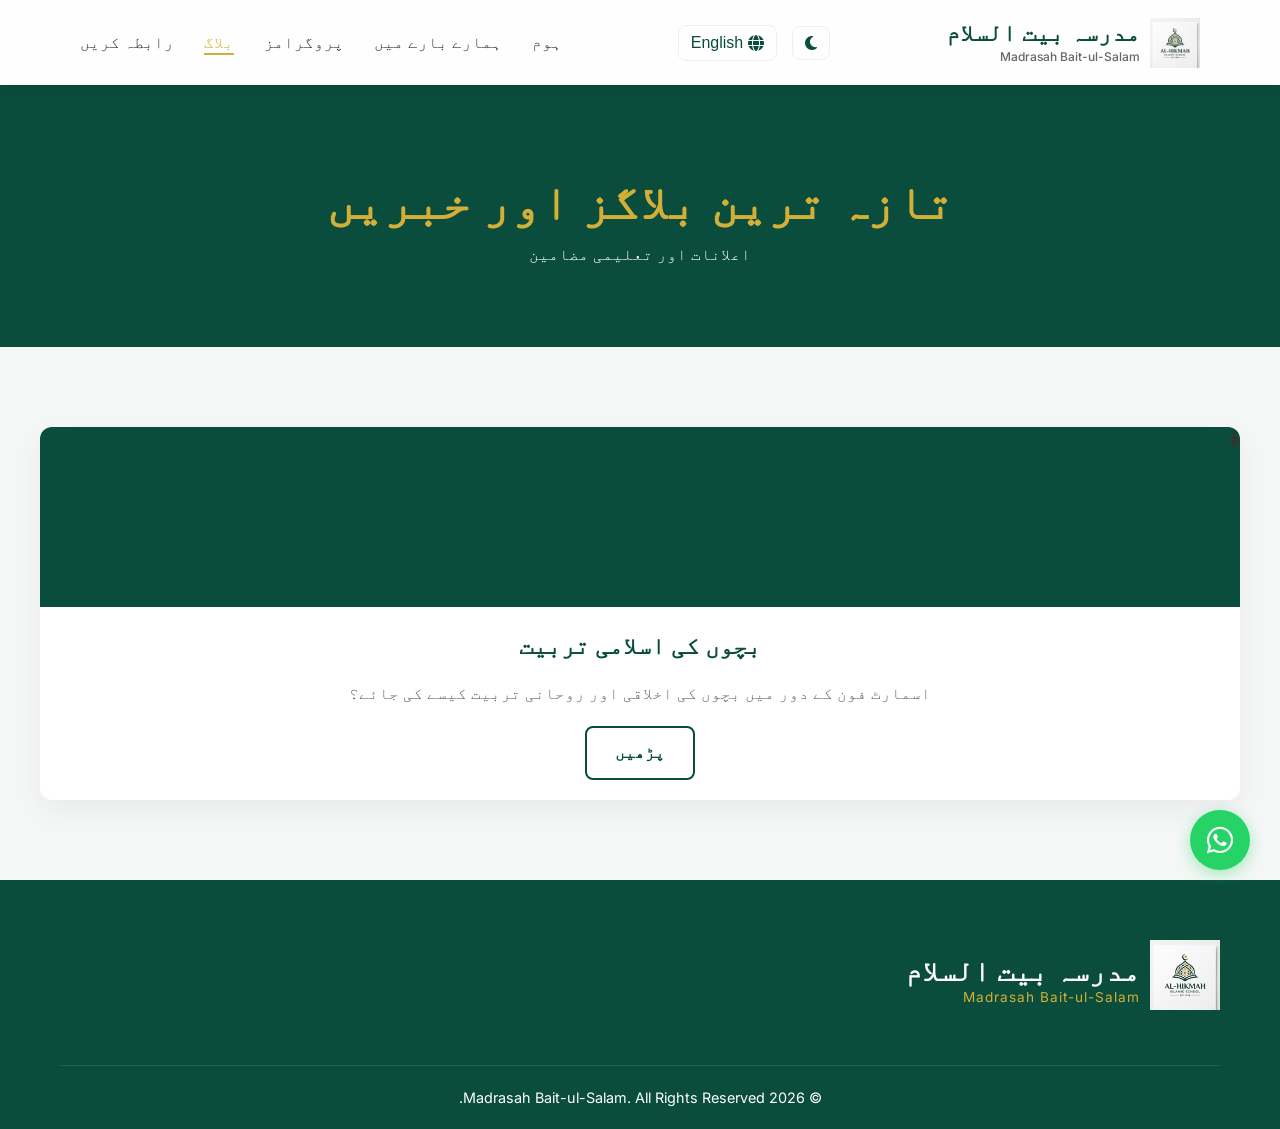
<file: blog.html>
<!DOCTYPE html>
<html lang="ur" dir="rtl">
<head>
    <meta charset="UTF-8">
    <meta name="viewport" content="width=device-width, initial-scale=1.0">
    <title>Blog | تازہ ترین خبریں - Madrasah Bait-ul-Salam</title>
    <meta name="description" content="Stay updated with the latest news, announcements, and educational articles from Madrasah Bait-ul-Salam.">
    <link rel="stylesheet" href="css/style.css">
    <link rel="stylesheet" href="https://cdnjs.cloudflare.com/ajax/libs/font-awesome/6.4.0/css/all.min.css">
    <link href="https://fonts.googleapis.com/css2?family=Anek+Arabic:wght@400;600;700&family=Inter:wght@400;500;600&display=swap" rel="stylesheet">
</head>
<body>
    <header>
        <div class="container">
            <nav>
                <div class="logo">
                    <img src="images/islamic_logo.png" alt="Logo">
                    <div style="display: flex; flex-direction: column; align-items: start;">
                        <span class="logo-text urdu-text" style="line-height: 1.2;" data-ur="مدرسہ بیت السلام" data-en="Bait-ul-Salam">مدرسہ بیت السلام</span>
                        <span style="font-size: 0.75rem; color: var(--text-light); font-weight: 500; font-family: 'Inter', sans-serif;">Madrasah Bait-ul-Salam</span>
                    </div>
                </div>
                <div class="nav-controls">
                    <button id="themeToggle" class="theme-toggle" title="Toggle Theme">
                        <i class="fas fa-moon"></i>
                    </button>
                    <button id="langToggle" class="lang-toggle" title="Switch Language">
                        <i class="fas fa-globe"></i> English
                    </button>
                </div>
                <div class="menu-toggle"><i class="fas fa-bars"></i></div>
                <ul class="nav-links urdu-text">
                    <li><a href="index.html"><span class="lang-ur">ہوم</span><span class="lang-en">Home</span></a></li>
                    <li><a href="about.html"><span class="lang-ur">ہمارے بارے میں</span><span class="lang-en">About Us</span></a></li>
                    <li><a href="programs.html"><span class="lang-ur">پروگرامز</span><span class="lang-en">Programs</span></a></li>
                    <li><a href="blog.html" class="active"><span class="lang-ur">بلاگ</span><span class="lang-en">Blog</span></a></li>
                    <li><a href="contact.html"><span class="lang-ur">رابطہ کریں</span><span class="lang-en">Contact</span></a></li>
                </ul>
            </nav>
        </div>
    </header>

    <section class="page-header">
        <div class="container">
            <h1 class="urdu-text">
                <span class="lang-ur">تازہ ترین بلاگز اور خبریں</span>
                <span class="lang-en">Latest Blogs & News</span>
            </h1>
            <p style="font-family: 'Inter', sans-serif;">
                <span class="lang-ur">اعلانات اور تعلیمی مضامین</span>
                <span class="lang-en">Announcements & Educational Articles</span>
            </p>
        </div>
    </section>

    <section class="section-padding container">
        <div style="display: grid; grid-template-columns: repeat(auto-fit, minmax(300px, 1fr)); gap: 30px;">
            <div class="card reveal" style="background: var(--card-bg);">
                <div class="card-img-wrap" style="height: 180px; background: var(--primary-green);">
                    <i class="fas fa-child"></i>
                </div>
                <div class="card-content" style="padding: 20px;">
                    <h3 class="card-title urdu-text">
                        <span class="lang-ur">بچوں کی اسلامی تربیت</span>
                        <span class="lang-en">Islamic Grooming of Children</span>
                    </h3>
                    <p class="card-desc urdu-text">
                        <span class="lang-ur">اسمارٹ فون کے دور میں بچوں کی اخلاقی اور روحانی تربیت کیسے کی جائے؟</span>
                        <span class="lang-en">Moral and spiritual grooming in the smartphone era.</span>
                    </p>
                    <a href="index.html#admission" class="btn btn-secondary urdu-text">
                        <span class="lang-ur">پڑھیں</span>
                        <span class="lang-en">Read More</span>
                    </a>
                </div>
            </div>
        </div>
    </section>

    <!-- Floating WhatsApp -->
    <a href="https://wa.me/923353585999" target="_blank" class="floating-whatsapp" title="Chat on WhatsApp">
        <i class="fab fa-whatsapp"></i>
    </a>

    <!-- Footer -->
    <footer>
        <div class="container">
            <div class="footer-grid">
                <div class="footer-col" style="padding-left: 30px;">
                    <div class="logo">
                        <img src="images/islamic_logo.png" alt="Logo" style="height: 70px; margin-bottom: 15px;">
                        <div style="display: flex; flex-direction: column; align-items: start;">
                            <span class="logo-text urdu-text" style="color: white; font-size: 1.8rem; line-height: 1.1;">
                                <span class="lang-ur">مدرسہ بیت السلام</span>
                                <span class="lang-en">Bait-ul-Salam</span>
                            </span>
                            <span style="font-family: 'Inter', sans-serif; font-size: 0.85rem; color: var(--accent-gold); letter-spacing: 1px;">Madrasah Bait-ul-Salam</span>
                        </div>
                    </div>
                </div>
            </div>
            <div class="footer-bottom">
                <p>&copy; 2026 Madrasah Bait-ul-Salam. All Rights Reserved.</p>
            </div>
        </div>
    </footer>
    <script src="js/script.js"></script>
</body>
</html>
</file>
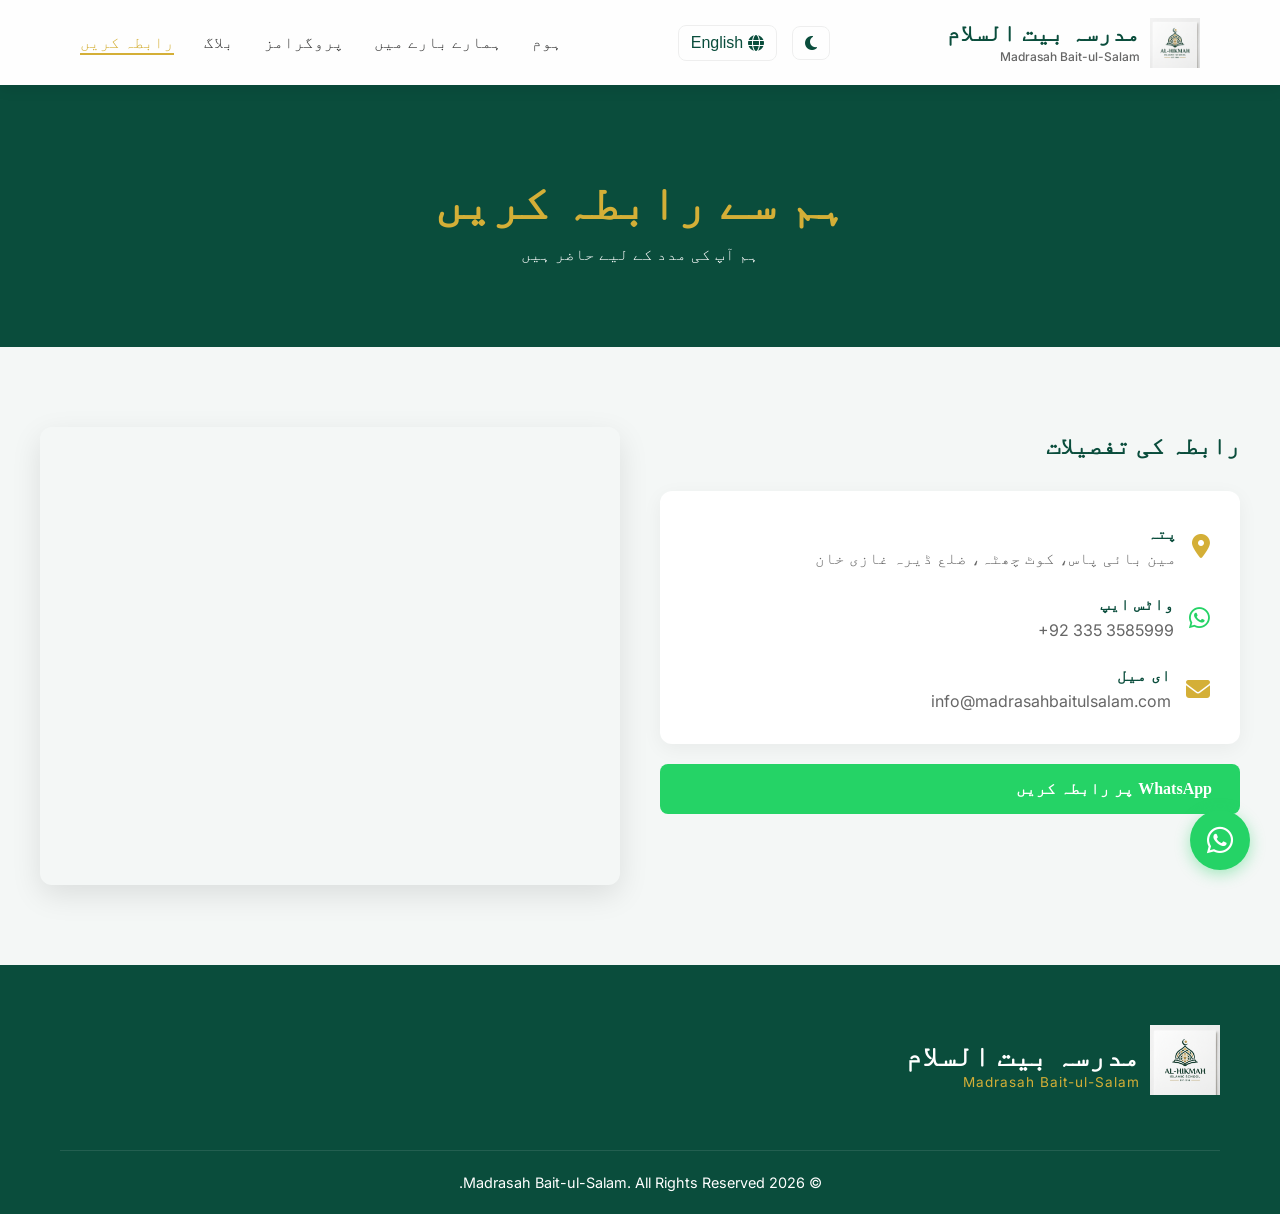
<file: contact.html>
<!DOCTYPE html>
<html lang="ur" dir="rtl">
<head>
    <meta charset="UTF-8">
    <meta name="viewport" content="width=device-width, initial-scale=1.0">
    <title>Contact Us | رابطہ کریں - Madrasah Bait-ul-Salam</title>
    <meta name="description" content="Contact Madrasah Bait-ul-Salam in Kot Chhutta. Reach out via WhatsApp or visit us at our location near the main bypass for admissions and inquiries.">
    <link rel="stylesheet" href="css/style.css">
    <link rel="stylesheet" href="https://cdnjs.cloudflare.com/ajax/libs/font-awesome/6.4.0/css/all.min.css">
    <link href="https://fonts.googleapis.com/css2?family=Anek+Arabic:wght@400;600;700&family=Inter:wght@400;500;600&display=swap" rel="stylesheet">
</head>
<body>
    <header>
        <div class="container">
            <nav>
                <div class="logo">
                    <img src="images/islamic_logo.png" alt="Logo">
                    <div style="display: flex; flex-direction: column; align-items: start;">
                        <span class="logo-text urdu-text" style="line-height: 1.2;" data-ur="مدرسہ بیت السلام" data-en="Bait-ul-Salam">مدرسہ بیت السلام</span>
                        <span style="font-size: 0.75rem; color: var(--text-light); font-weight: 500; font-family: 'Inter', sans-serif;">Madrasah Bait-ul-Salam</span>
                    </div>
                </div>
                <div class="nav-controls">
                    <button id="themeToggle" class="theme-toggle" title="Toggle Theme">
                        <i class="fas fa-moon"></i>
                    </button>
                    <button id="langToggle" class="lang-toggle" title="Switch Language">
                        <i class="fas fa-globe"></i> English
                    </button>
                </div>
                <div class="menu-toggle"><i class="fas fa-bars"></i></div>
                <ul class="nav-links urdu-text">
                    <li><a href="index.html"><span class="lang-ur">ہوم</span><span class="lang-en">Home</span></a></li>
                    <li><a href="about.html"><span class="lang-ur">ہمارے بارے میں</span><span class="lang-en">About Us</span></a></li>
                    <li><a href="programs.html"><span class="lang-ur">پروگرامز</span><span class="lang-en">Programs</span></a></li>
                    <li><a href="blog.html"><span class="lang-ur">بلاگ</span><span class="lang-en">Blog</span></a></li>
                    <li><a href="contact.html" class="active"><span class="lang-ur">رابطہ کریں</span><span class="lang-en">Contact</span></a></li>
                </ul>
            </nav>
        </div>
    </header>

    <section class="page-header">
        <div class="container">
            <h1 class="urdu-text">
                <span class="lang-ur">ہم سے رابطہ کریں</span>
                <span class="lang-en">Contact Us</span>
            </h1>
            <p style="font-family: 'Inter', sans-serif;">
                <span class="lang-ur">ہم آپ کی مدد کے لیے حاضر ہیں</span>
                <span class="lang-en">We are here to help you</span>
            </p>
        </div>
    </section>

    <section class="section-padding container">
        <div style="display: grid; grid-template-columns: repeat(auto-fit, minmax(300px, 1fr)); gap: 40px; align-items: start;">
            <div class="contact-info reveal">
                <h2 class="urdu-text" style="margin-bottom: 25px; color: var(--primary-green);">
                    <span class="lang-ur">رابطہ کی تفصیلات</span>
                    <span class="lang-en">Contact Details</span>
                </h2>
                
                <div style="background: white; padding: 30px; border-radius: 12px; box-shadow: 0 5px 20px rgba(0,0,0,0.05); margin-bottom: 20px;">
                    <div style="display: flex; align-items: center; gap: 15px; margin-bottom: 20px;">
                        <i class="fas fa-map-marker-alt" style="color: var(--accent-gold); font-size: 1.5rem;"></i>
                        <div>
                            <h4 class="urdu-text">
                                <span class="lang-ur">پتہ</span>
                                <span class="lang-en">Address</span>
                            </h4>
                            <p class="urdu-text" style="color: var(--text-light);">
                                <span class="lang-ur">مین بائی پاس، کوٹ چھٹہ، ضلع ڈیرہ غازی خان</span>
                                <span class="lang-en">Main Bypass, Kot Chhutta, D.G Khan</span>
                            </p>
                        </div>
                    </div>
                    
                    <div style="display: flex; align-items: center; gap: 15px; margin-bottom: 20px;">
                        <i class="fab fa-whatsapp" style="color: #25D366; font-size: 1.5rem;"></i>
                        <div>
                            <h4 class="urdu-text">
                                <span class="lang-ur">واٹس ایپ</span>
                                <span class="lang-en">WhatsApp</span>
                            </h4>
                            <p style="color: var(--text-light); font-family: 'Inter', sans-serif; direction: ltr; text-align: left;">+92 335 3585999</p>
                        </div>
                    </div>

                    <div style="display: flex; align-items: center; gap: 15px;">
                        <i class="fas fa-envelope" style="color: var(--accent-gold); font-size: 1.5rem;"></i>
                        <div>
                            <h4 class="urdu-text">
                                <span class="lang-ur">ای میل</span>
                                <span class="lang-en">Email</span>
                            </h4>
                            <p style="color: var(--text-light); font-family: 'Inter', sans-serif;">info@madrasahbaitulsalam.com</p>
                        </div>
                    </div>
                </div>
                
                <a href="https://wa.me/923353585999" class="btn btn-whatsapp urdu-text" style="width: 100%;" data-ur="WhatsApp پر رابطہ کریں" data-en="Contact on WhatsApp">WhatsApp پر رابطہ کریں</a>
            </div>

            <!-- Map Embed -->
            <div class="map-container">
                <iframe src="https://maps.google.com/maps?q=Kot+Chhutta,+Dera+Ghazi+Khan&t=&z=14&ie=UTF8&iwloc=&output=embed" width="100%" height="450" style="border:0; border-radius: 12px;" allowfullscreen="" loading="lazy"></iframe>
            </div>
        </div>
    </section>

    <!-- Floating WhatsApp -->
    <a href="https://wa.me/923353585999" target="_blank" class="floating-whatsapp" title="Chat on WhatsApp">
        <i class="fab fa-whatsapp"></i>
    </a>

    <!-- Footer -->
    <footer>
        <div class="container">
            <div class="footer-grid">
                <div class="footer-col" style="padding-left: 30px;">
                    <div class="logo">
                        <img src="images/islamic_logo.png" alt="Logo" style="height: 70px; margin-bottom: 15px;">
                        <div style="display: flex; flex-direction: column; align-items: start;">
                            <span class="logo-text urdu-text" style="color: white; font-size: 1.8rem; line-height: 1.1;">
                                <span class="lang-ur">مدرسہ بیت السلام</span>
                                <span class="lang-en">Bait-ul-Salam</span>
                            </span>
                            <span style="font-family: 'Inter', sans-serif; font-size: 0.85rem; color: var(--accent-gold); letter-spacing: 1px;">Madrasah Bait-ul-Salam</span>
                        </div>
                    </div>
                </div>
            </div>
            <div class="footer-bottom">
                <p>&copy; 2026 Madrasah Bait-ul-Salam. All Rights Reserved.</p>
            </div>
        </div>
    </footer>
    <script src="js/script.js"></script>
</body>
</html>
</file>
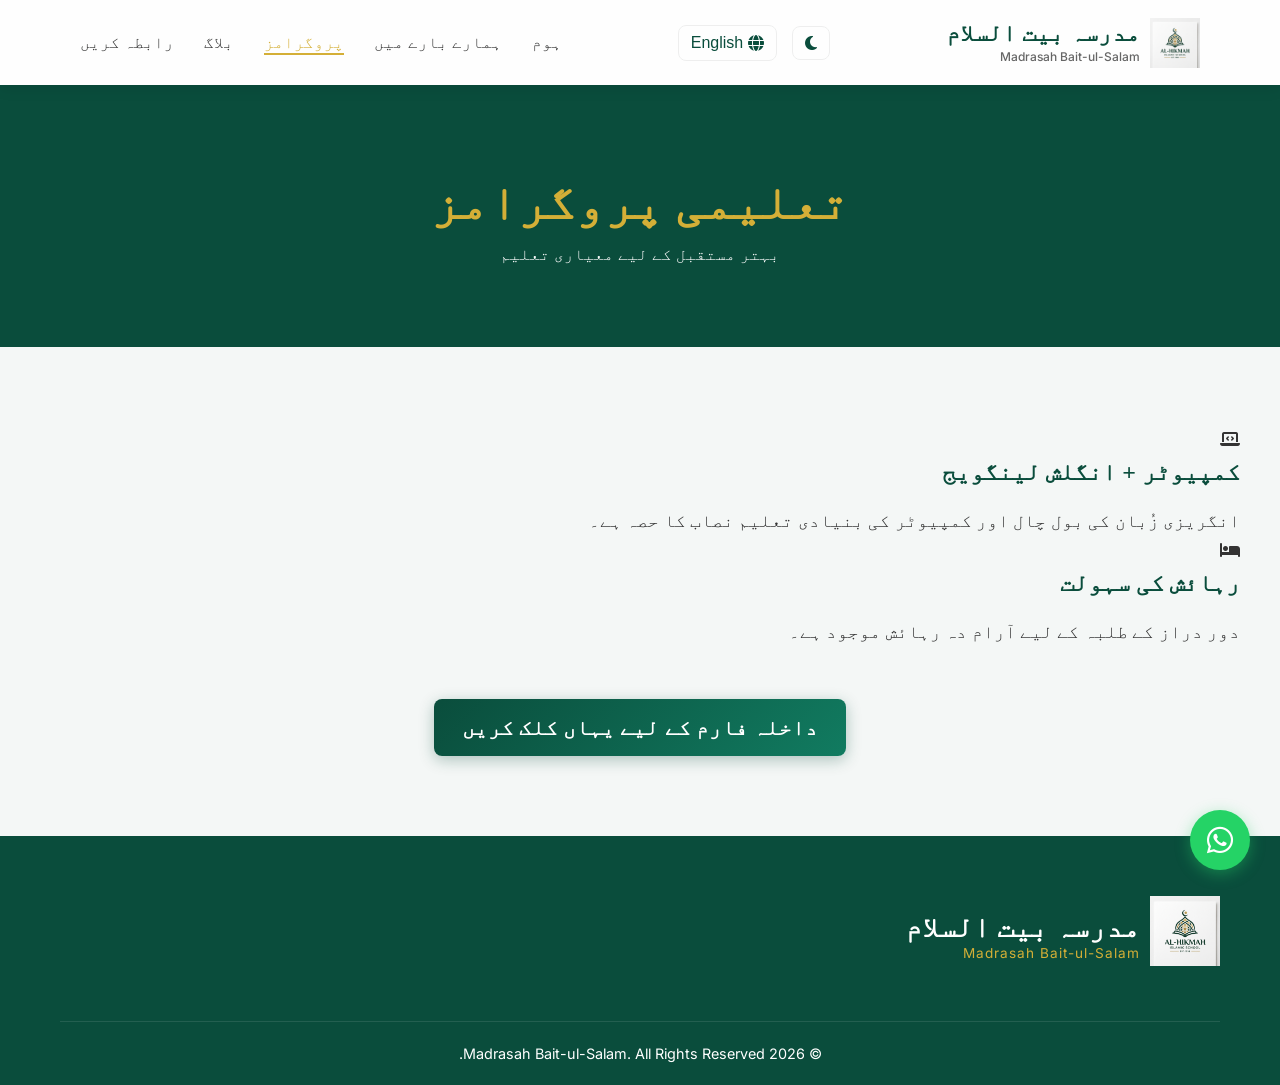
<file: programs.html>
<!DOCTYPE html>
<html lang="ur" dir="rtl">
<head>
    <meta charset="UTF-8">
    <meta name="viewport" content="width=device-width, initial-scale=1.0">
    <title>Programs | Madrasah Bait-ul-Salam</title>
    <title>Educational Programs | تعلیمی پروگرامز - Madrasah Bait-ul-Salam</title>
    <meta name="description" content="Explore our diverse programs including Hifz-ul-Quran, Nazra, School classes (1-8), and Computer courses. We provide balanced Deeni and Dunyawi education.">
    <link rel="stylesheet" href="css/style.css">
    <link rel="stylesheet" href="https://cdnjs.cloudflare.com/ajax/libs/font-awesome/6.4.0/css/all.min.css">
    <link href="https://fonts.googleapis.com/css2?family=Anek+Arabic:wght@400;600;700&family=Inter:wght@400;500;600&display=swap" rel="stylesheet">
</head>
<body>
    <!-- Header -->
    <header>
        <div class="container">
            <nav>
                <div class="logo">
                    <img src="images/islamic_logo.png" alt="Logo">
                    <div style="display: flex; flex-direction: column; align-items: start;">
                        <span class="logo-text urdu-text" style="line-height: 1.2;" data-ur="مدرسہ بیت السلام" data-en="Bait-ul-Salam">مدرسہ بیت السلام</span>
                        <span style="font-size: 0.75rem; color: var(--text-light); font-weight: 500; font-family: 'Inter', sans-serif;">Madrasah Bait-ul-Salam</span>
                    </div>
                </div>
                <div class="nav-controls">
                    <button id="themeToggle" class="theme-toggle" title="Toggle Theme">
                        <i class="fas fa-moon"></i>
                    </button>
                    <button id="langToggle" class="lang-toggle" title="Switch Language">
                        <i class="fas fa-globe"></i> English
                    </button>
                </div>
                <div class="menu-toggle"><i class="fas fa-bars"></i></div>
                <ul class="nav-links urdu-text">
                    <li><a href="index.html"><span class="lang-ur">ہوم</span><span class="lang-en">Home</span></a></li>
                    <li><a href="about.html"><span class="lang-ur">ہمارے بارے میں</span><span class="lang-en">About Us</span></a></li>
                    <li><a href="programs.html" class="active"><span class="lang-ur">پروگرامز</span><span class="lang-en">Programs</span></a></li>
                    <li><a href="blog.html"><span class="lang-ur">بلاگ</span><span class="lang-en">Blog</span></a></li>
                    <li><a href="contact.html"><span class="lang-ur">رابطہ کریں</span><span class="lang-en">Contact</span></a></li>
                </ul>
            </nav>
        </div>
    </header>

    <section class="page-header">
        <div class="container">
            <h1 class="urdu-text">
                <span class="lang-ur">تعلیمی پروگرامز</span>
                <span class="lang-en">Educational Programs</span>
            </h1>
            <p style="font-family: 'Inter', sans-serif;">
                <span class="lang-ur">بہتر مستقبل کے لیے معیاری تعلیم</span>
                <span class="lang-en">Quality Education for a Brighter Future</span>
            </p>
        </div>
    </section>

    <section class="section-padding container">
        <div id="extra" class="program-detail-card reveal">
            <i class="fas fa-laptop-code"></i>
            <div>
                <h2 class="urdu-text" style="color: var(--primary-green); margin-bottom: 15px;">
                    <span class="lang-ur">کمپیوٹر + انگلش لینگویج</span>
                    <span class="lang-en">Computer & English Language</span>
                </h2>
                <p class="urdu-text" style="font-size: 1.1rem; line-height: 1.8;">
                    <span class="lang-ur">انگریزی زُبان کی بول چال اور کمپیوٹر کی بنیادی تعلیم نصاب کا حصہ ہے۔</span>
                    <span class="lang-en">English speaking and basic computer literacy are integral parts of our curriculum.</span>
                </p>
            </div>
        </div>
        
        <div class="program-detail-card reveal reveal-delay-1">
            <i class="fas fa-bed"></i>
            <div>
                <h2 class="urdu-text" style="color: var(--primary-green); margin-bottom: 15px;">
                    <span class="lang-ur">رہائش کی سہولت</span>
                    <span class="lang-en">Residential Facility</span>
                </h2>
                <p class="urdu-text" style="font-size: 1.1rem; line-height: 1.8;">
                    <span class="lang-ur">دور دراز کے طلبہ کے لیے آرام دہ رہائش موجود ہے۔</span>
                    <span class="lang-en">Comfortable accommodation and meals are provided for hostel students.</span>
                </p>
            </div>
        </div>

        <div style="text-align: center; margin-top: 50px;" class="reveal reveal-delay-2">
            <a href="index.html#admission" class="btn btn-primary urdu-text" style="font-size: 1.3rem;">
                <span class="lang-ur">داخلہ فارم کے لیے یہاں کلک کریں</span>
                <span class="lang-en">Apply for Admission</span>
            </a>
        </div>
    </section>

    <!-- Floating WhatsApp -->
    <a href="https://wa.me/923353585999" target="_blank" class="floating-whatsapp" title="Chat on WhatsApp">
        <i class="fab fa-whatsapp"></i>
    </a>

    <!-- Footer -->
    <footer>
        <div class="container">
            <div class="footer-grid">
                <div class="footer-col" style="padding-left: 30px;">
                    <div class="logo">
                        <img src="images/islamic_logo.png" alt="Logo" style="height: 70px; margin-bottom: 15px;">
                        <div style="display: flex; flex-direction: column; align-items: start;">
                            <span class="logo-text urdu-text" style="color: white; font-size: 1.8rem; line-height: 1.1;">
                                <span class="lang-ur">مدرسہ بیت السلام</span>
                                <span class="lang-en">Bait-ul-Salam</span>
                            </span>
                            <span style="font-family: 'Inter', sans-serif; font-size: 0.85rem; color: var(--accent-gold); letter-spacing: 1px;">Madrasah Bait-ul-Salam</span>
                        </div>
                    </div>
                </div>
            </div>
            <div class="footer-bottom">
                <p>&copy; 2026 Madrasah Bait-ul-Salam. All Rights Reserved.</p>
            </div>
        </div>
    </footer>
    <script src="js/script.js"></script>
</body>
</html>
</file>
<file: css/style.css>
:root {
  --primary-green: #0a4d3c;
  --secondary-green: #117b60;
  --accent-gold: #d4af37;
  --light-gold: #f3e5ab;
  --clean-white: #ffffff;
  --bg-light: #f4f7f6;
  --text-dark: #333333;
  --text-light: #666666;
  --shadow: rgba(0, 0, 0, 0.1);
  --header-bg: rgba(255, 255, 255, 0.85); /* Glass effect */
  --card-bg: #ffffff;
  --input-bg: #ffffff;
  --border-color: #eeeeee;
  --nav-link-color: var(--text-dark);
}

.dark-theme {
  --bg-light: #0d0d0d;
  --text-dark: #f0f0f0;
  --text-light: #b0b0b0;
  --card-bg: #1a1a1a;
  --header-bg: rgba(13, 13, 13, 0.85);
  --input-bg: #222222;
  --border-color: #333333;
  --shadow: rgba(0, 0, 0, 0.4);
  --nav-link-color: white;
}

* {
  margin: 0;
  padding: 0;
  box-sizing: border-box;
}

body {
  font-family: 'Inter', 'Anek Arabic', sans-serif;
  background-color: var(--bg-light);
  color: var(--text-dark);
  line-height: 1.6;
  overflow-x: hidden;
  transition: background-color 0.4s ease, color 0.4s ease;
}

/* Typography */
h1, h2, h3, h4 {
  font-family: 'Anek Arabic', sans-serif;
  color: var(--primary-green);
  font-weight: 700;
}

.urdu-text {
  font-family: 'Anek Arabic', 'Noto Nastaliq Urdu', serif;
}

/* Language Switcher Logic */
html[lang="ur"] .lang-en { display: none !important; }
html[lang="en"] .lang-ur { display: none !important; }
html[lang="en"] .urdu-text { direction: ltr; font-family: 'Inter', sans-serif; }
html[lang="en"] body { direction: ltr; }
html[lang="ur"] body { direction: rtl; }

a {
  text-decoration: none;
  color: inherit;
}

ul {
  list-style: none;
}

img {
  max-width: 100%;
  display: block;
}

/* --- Scroll Animations --- */
.reveal {
  opacity: 0;
  transform: translateY(30px);
  transition: all 0.8s ease-out;
}

.reveal.active {
  opacity: 1;
  transform: translateY(0);
}

/* Delay classes for grid items */
.reveal-delay-1 { transition-delay: 0.1s; }
.reveal-delay-2 { transition-delay: 0.2s; }
.reveal-delay-3 { transition-delay: 0.3s; }

/* Utilities */
.container {
  max-width: 1200px;
  margin: 0 auto;
  padding: 0 20px;
}

.btn {
  display: inline-block;
  padding: 12px 28px;
  border-radius: 8px;
  font-weight: 600;
  cursor: pointer;
  transition: all 0.3s ease;
  border: none;
  text-align: center;
}

.btn-primary {
  background: linear-gradient(135deg, var(--primary-green), var(--secondary-green));
  color: var(--clean-white);
  box-shadow: 0 4px 15px rgba(10, 77, 60, 0.3);
}

.btn-primary:hover {
  transform: translateY(-2px);
  box-shadow: 0 6px 20px rgba(10, 77, 60, 0.4);
}

.btn-secondary {
  background: var(--clean-white);
  color: var(--primary-green);
  border: 2px solid var(--primary-green);
}

.btn-secondary:hover {
  background: var(--primary-green);
  color: var(--clean-white);
}

.btn-whatsapp {
  background: #25D366;
  color: white;
  display: flex;
  align-items: center;
  gap: 8px;
}

.btn-whatsapp:hover {
  background: #128C7E;
  transform: translateY(-2px);
  box-shadow: 0 6px 20px rgba(37, 211, 102, 0.4);
}

.section-padding {
  padding: 80px 0;
}

.section-title {
  text-align: center;
  font-size: 2.5rem;
  margin-bottom: 40px;
  position: relative;
  display: inline-block;
  left: 50%;
  transform: translateX(-50%);
}

.section-title span {
  display: block;
  font-size: 1rem;
  font-family: 'Inter', sans-serif;
  color: var(--text-light);
  font-weight: 500;
  margin-top: 5px;
  letter-spacing: 1px;
}

.section-title::after {
  content: '';
  position: absolute;
  bottom: -15px;
  left: 50%;
  transform: translateX(-50%);
  width: 60px;
  height: 4px;
  background-color: var(--accent-gold);
  border-radius: 2px;
}

/* Faculty Section */
.faculty-grid {
  display: grid;
  grid-template-columns: repeat(auto-fit, minmax(280px, 1fr));
  gap: 30px;
  margin-top: 40px;
}

.faculty-card {
  background: white;
  border-radius: 15px;
  padding: 30px;
  text-align: center;
  box-shadow: 0 10px 30px rgba(0,0,0,0.05);
  transition: all 0.3s ease;
  border: 1px solid #eee;
}

.faculty-card:hover {
  transform: translateY(-5px);
  border-color: var(--primary-green);
}

.faculty-img-wrap {
  width: 120px;
  height: 120px;
  border-radius: 50%;
  margin: 0 auto 20px;
  overflow: hidden;
  border: 3px solid var(--accent-gold);
}

.faculty-img-wrap img {
  width: 100%;
  height: 100%;
  object-fit: cover;
}

/* Students Results Section */
.position-grid {
  display: grid;
  grid-template-columns: repeat(auto-fit, minmax(300px, 1fr));
  gap: 25px;
}

.position-card {
  background: linear-gradient(135deg, #fff 0%, #f9f9f9 100%);
  border-radius: 12px;
  padding: 25px;
  display: flex;
  align-items: center;
  gap: 20px;
  box-shadow: 0 5px 15px rgba(0,0,0,0.05);
  border-right: 5px solid var(--accent-gold);
}

.position-badge {
  background: var(--primary-green);
  color: var(--accent-gold);
  width: 60px;
  height: 60px;
  border-radius: 50%;
  display: flex;
  align-items: center;
  justify-content: center;
  font-size: 1.5rem;
  font-weight: 700;
  flex-shrink: 0;
}

/* FAQ Section */
.faq-container {
  max-width: 800px;
  margin: 0 auto;
}

.faq-item {
  background: white;
  margin-bottom: 15px;
  border-radius: 8px;
  overflow: hidden;
  box-shadow: 0 2px 10px rgba(0,0,0,0.05);
}

.faq-question {
  padding: 18px 25px;
  background: var(--clean-white);
  cursor: pointer;
  display: flex;
  justify-content: space-between;
  align-items: center;
  font-weight: 600;
  color: var(--primary-green);
  transition: background 0.3s;
}

.faq-question:hover {
  background: #f8f9fa;
}

.faq-answer {
  padding: 0 25px;
  max-height: 0;
  overflow: hidden;
  transition: all 0.3s ease;
  color: var(--text-light);
  line-height: 1.8;
}

.faq-item.active .faq-answer {
  padding: 20px 25px;
  max-height: 500px;
  border-top: 1px solid #eee;
}

/* Header */
header {
  background: var(--header-bg);
  backdrop-filter: blur(15px);
  -webkit-backdrop-filter: blur(15px);
  position: sticky;
  top: 0;
  z-index: 1000;
  box-shadow: 0 2px 15px var(--shadow);
  transition: all 0.4s ease;
}

.nav-controls {
  display: flex;
  align-items: center;
  gap: 15px;
}

.theme-toggle, .lang-toggle {
  background: none;
  border: 1px solid var(--border-color);
  color: var(--primary-green);
  padding: 8px 12px;
  border-radius: 8px;
  cursor: pointer;
  font-size: 1rem;
  transition: all 0.3s ease;
  display: flex;
  align-items: center;
  gap: 5px;
}

.theme-toggle:hover, .lang-toggle:hover {
  background: var(--primary-green);
  color: white;
}

.dark-theme .theme-toggle {
  color: var(--accent-gold);
}

nav {
  display: flex;
  justify-content: space-between;
  align-items: center;
  height: 85px;
  max-width: 1300px;
  margin: 0 auto;
  padding: 0 20px;
}

.logo {
  display: flex;
  align-items: center;
  gap: 10px;
}

.logo img {
  height: 50px;
}

.logo-text {
  font-size: 1.5rem;
  font-weight: 700;
  color: var(--primary-green);
}

.nav-links {
  display: flex;
  gap: 30px;
}

.nav-links a {
  font-weight: 500;
  position: relative;
  transition: color 0.3s ease;
}

.nav-links a:hover, .nav-links a.active {
  color: var(--accent-gold);
}

.nav-links a::after {
  content: '';
  position: absolute;
  width: 0;
  height: 2px;
  bottom: -4px;
  left: 0;
  background-color: var(--accent-gold);
  transition: width 0.3s ease;
}

.nav-links a:hover::after, .nav-links a.active::after {
  width: 100%;
}

.menu-toggle {
  display: none;
  font-size: 24px;
  cursor: pointer;
  color: var(--primary-green);
}

/* Hero Section */
.hero {
  height: 90vh;
  background: linear-gradient(rgba(10, 77, 60, 0.7), rgba(10, 77, 60, 0.7)), url('../images/hero_bg.png') center/cover no-repeat;
  display: flex;
  align-items: center;
  justify-content: center;
  text-align: center;
  color: var(--clean-white);
}

.hero-content {
  max-width: 800px;
  padding: 0 20px;
  animation: fadeInDown 1s ease;
}

.hero h1 {
  font-size: 4rem;
  color: var(--accent-gold);
  margin-bottom: 20px;
  text-shadow: 2px 2px 4px rgba(0,0,0,0.5);
}

.hero p {
  font-size: 1.5rem;
  margin-bottom: 40px;
}

.hero-btns {
  display: flex;
  gap: 20px;
  justify-content: center;
  flex-wrap: wrap;
}

.btn-hero {
  display: flex;
  flex-direction: column;
  align-items: center;
  justify-content: center;
  min-width: 200px;
  padding: 10px 30px;
}

.btn-hero span.sub-text {
  font-size: 0.75rem;
  font-family: 'Inter', sans-serif;
  opacity: 0.8;
  margin-top: 3px;
  font-weight: 400;
}

.btn-whatsapp-hero {
  display: flex;
  align-items: center;
  justify-content: center;
  gap: 15px;
  padding: 12px 30px;
  min-width: 220px;
}

.btn-whatsapp-hero .text-wrap {
  display: flex;
  flex-direction: column;
  align-items: flex-start;
  text-align: left;
}

.btn-whatsapp-hero .main-text {
  font-size: 1.1rem;
  line-height: 1;
}

/* Management & Info Segments */
.mgmt-grid {
  display: grid;
  grid-template-columns: repeat(auto-fit, minmax(300px, 1fr));
  gap: 40px;
  max-width: 1000px;
  margin: 40px auto 0;
}

.mgmt-card {
  background: var(--card-bg);
  border-radius: 20px;
  padding: 40px 30px;
  box-shadow: 0 15px 40px var(--shadow);
  display: flex;
  flex-direction: column;
  align-items: center;
  transition: all 0.4s cubic-bezier(0.175, 0.885, 0.32, 1.275);
  border: 1px solid var(--border-color);
}

.mgmt-card:hover {
  transform: translateY(-10px) scale(1.02);
}

.mgmt-card-img-wrap {
  width: 180px;
  height: 180px;
  border-radius: 50%;
  border: 2px solid #eee;
  padding: 8px;
  margin-bottom: 25px;
  background: #fafafa;
  display: flex;
  align-items: center;
  justify-content: center;
  overflow: hidden;
}

.mgmt-card-img-wrap img {
  width: 100%;
  height: 100%;
  border-radius: 50%;
  object-fit: cover;
  background: #e9ecef;
}

.info-segments-grid {
  display: grid;
  grid-template-columns: repeat(auto-fit, minmax(260px, 1fr));
  gap: 30px;
  margin-top: 40px;
}

.info-segment {
  background: var(--clean-white);
  padding: 25px;
  border-radius: 12px;
  display: flex;
  align-items: center;
  gap: 20px;
  box-shadow: 0 5px 15px rgba(0,0,0,0.04);
}

.info-segment .icon {
  font-size: 2.5rem;
}

.info-segment .text-content {
  text-align: right;
  direction: rtl;
}

.info-segment h4 {
  margin-bottom: 0;
  font-size: 1.3rem;
}

.info-segment span.en-label {
  font-family: 'Inter', sans-serif;
  font-size: 0.85rem;
  color: #777;
  display: block;
  margin-bottom: 5px;
}


/* Cards Section */
.cards-grid {
  display: grid;
  grid-template-columns: repeat(auto-fit, minmax(250px, 1fr));
  gap: 30px;
  margin-top: 40px;
}

.card {
  background: var(--clean-white);
  border-radius: 12px;
  overflow: hidden;
  box-shadow: 0 10px 30px rgba(0,0,0,0.05);
  transition: transform 0.3s ease, box-shadow 0.3s ease;
  position: relative;
}

.card:hover {
  transform: translateY(-10px);
  box-shadow: 0 15px 40px rgba(0,0,0,0.1);
}

.card-img-wrap {
  height: 200px;
  overflow: hidden;
}

.card-img-wrap img {
  width: 100%;
  height: 100%;
  object-fit: cover;
  transition: transform 0.5s ease;
}

.card:hover .card-img-wrap img {
  transform: scale(1.1);
}

.card-content {
  padding: 25px;
  text-align: center;
}

.card-title {
  font-size: 1.5rem;
  margin-bottom: 15px;
}

.card-desc {
  color: var(--text-light);
  margin-bottom: 20px;
}

/* Admission CTA Banner */
.admission-cta {
  background: linear-gradient(135deg, var(--primary-green), var(--secondary-green));
  color: var(--clean-white);
  text-align: center;
  padding: 60px 20px;
  margin: 40px 0;
  border-radius: 16px;
  position: relative;
  overflow: hidden;
}

.admission-cta::before {
  content: '';
  position: absolute;
  top: -50%;
  left: -50%;
  width: 200%;
  height: 200%;
  background: radial-gradient(circle, rgba(212, 175, 55, 0.1) 0%, transparent 60%);
  z-index: 1;
}

.admission-cta-content {
  position: relative;
  z-index: 2;
}

.admission-cta h2 {
  color: var(--accent-gold);
  font-size: 2.5rem;
  margin-bottom: 20px;
}

/* Results Section */
.results-grid {
  display: grid;
  grid-template-columns: repeat(auto-fit, minmax(300px, 1fr));
  gap: 30px;
}

.result-box {
  background: var(--clean-white);
  padding: 30px;
  border-radius: 12px;
  text-align: center;
  border-top: 4px solid var(--accent-gold);
  box-shadow: 0 5px 20px rgba(0,0,0,0.05);
}

.result-icon {
  font-size: 3rem;
  color: var(--primary-green);
  margin-bottom: 15px;
}

/* Form Section */
.form-section {
  background: white;
  padding: 60px 0;
}

.form-container {
  max-width: 600px;
  margin: 0 auto;
  background: var(--bg-light);
  padding: 40px;
  border-radius: 16px;
  box-shadow: 0 10px 40px rgba(0,0,0,0.08);
  border: 1px solid rgba(10, 77, 60, 0.1);
}

.form-group {
  margin-bottom: 20px;
  text-align: right;
  direction: rtl;
}

.form-label {
  display: block;
  margin-bottom: 8px;
  font-weight: 600;
  color: var(--primary-green);
}

.form-control {
  width: 100%;
  padding: 15px;
  border: 1px solid #ccc;
  border-radius: 8px;
  font-family: inherit;
  font-size: 1rem;
  transition: border-color 0.3s, box-shadow 0.3s;
}

.form-control:focus {
  outline: none;
  border-color: var(--primary-green);
  box-shadow: 0 0 0 3px rgba(10, 77, 60, 0.2);
}

.select-wrapper {
  position: relative;
}

.select-wrapper select {
  appearance: none;
}

.form-submit {
  width: 100%;
  font-size: 1.1rem;
  margin-top: 10px;
}

/* Floating WhatsApp */
.floating-whatsapp {
  position: fixed;
  bottom: 30px;
  right: 30px;
  background-color: #25D366;
  color: white;
  width: 60px;
  height: 60px;
  border-radius: 50%;
  display: flex;
  justify-content: center;
  align-items: center;
  font-size: 30px;
  box-shadow: 0 4px 15px rgba(37, 211, 102, 0.4);
  z-index: 1000;
  transition: transform 0.3s ease;
}

.floating-whatsapp:hover {
  transform: scale(1.1);
}

/* Footer */
footer {
  background-color: var(--primary-green);
  color: var(--clean-white);
  padding: 60px 0 20px;
}

.footer-grid {
  display: grid;
  grid-template-columns: repeat(auto-fit, minmax(250px, 1fr));
  gap: 40px;
  margin-bottom: 40px;
}

.footer-col h3 {
  color: var(--accent-gold);
  margin-bottom: 20px;
  font-size: 1.5rem;
}

.footer-col ul li {
  margin-bottom: 10px;
}

.footer-col ul li a {
  transition: color 0.3s;
}

.footer-col ul li a:hover {
  color: var(--accent-gold);
}

.footer-bottom {
  text-align: center;
  padding-top: 20px;
  border-top: 1px solid rgba(255,255,255,0.1);
  font-size: 0.9rem;
}

/* Contact Page Map */
.map-container {
  border-radius: 12px;
  overflow: hidden;
  box-shadow: 0 10px 30px rgba(0,0,0,0.1);
}

/* Page Headers */
.page-header {
  background: var(--primary-green);
  color: white;
  padding: 80px 0;
  text-align: center;
}

.page-header h1 {
  color: var(--accent-gold);
  font-size: 3rem;
}

/* Fee Section */
.fee-card {
  background: white;
  border-radius: 12px;
  padding: 40px;
  text-align: center;
  box-shadow: 0 10px 30px rgba(0,0,0,0.05);
  border: 2px solid var(--accent-gold);
  max-width: 400px;
  margin: 0 auto;
}

.fee-price {
  font-size: 3rem;
  color: var(--primary-green);
  font-weight: 700;
  margin: 20px 0;
}

.fee-old {
  text-decoration: line-through;
  color: #999;
  font-size: 1.5rem;
}

/* Animations */
@keyframes fadeInDown {
  from { opacity: 0; transform: translateY(-30px); }
  to { opacity: 1; transform: translateY(0); }
}

/* Mobile Alignment Fixes */
@media (max-width: 1024px) {
  .hero-btns {
    width: 100%;
    justify-content: center;
  }
}

/* Mobile Responsiveness */
@media (max-width: 768px) {
  .container {
    padding: 0 15px;
  }

  .menu-toggle {
    display: block;
  }
  
  .nav-links {
    position: fixed;
    top: 80px;
    left: -100%;
    width: 100%;
    height: calc(100vh - 80px);
    background: rgba(255, 255, 255, 0.98); /* Less transparent on mobile */
    backdrop-filter: blur(15px);
    -webkit-backdrop-filter: blur(15px);
    flex-direction: column;
    align-items: center;
    justify-content: center;
    transition: left 0.3s ease;
    z-index: 2000;
  }
  
  .nav-links.active {
    left: 0;
  }

  .nav-links li {
    margin: 15px 0;
  }

  .nav-links a {
    font-size: 1.5rem;
  }
  
  .hero h1 {
    font-size: 2.2rem;
  }
  
  .hero p {
    font-size: 1.1rem;
    margin-bottom: 25px;
  }
  
  .hero-btns {
    gap: 15px;
  }

  .btn-hero, .btn-whatsapp-hero {
    width: 100%;
    max-width: 320px;
    padding: 15px 20px;
  }

  .btn-whatsapp-hero {
    gap: 12px;
  }

  .btn-whatsapp-hero .main-text {
    font-size: 1.2rem;
    margin-bottom: 4px;
  }

  .btn-hero span {
    margin-bottom: 5px;
  }

  .btn-hero span.sub-text {
    margin-top: 5px;
  }

  .section-title {
    font-size: 1.8rem;
    width: 90%;
  }

  .mgmt-grid {
    grid-template-columns: 1fr;
    gap: 30px;
  }

  .mgmt-card-img-wrap {
    width: 150px;
    height: 150px;
  }

  .btn-hero, .btn-whatsapp-hero {
    width: 100%;
    max-width: 300px;
  }

  .footer-grid {
    grid-template-columns: 1fr;
    gap: 30px;
    text-align: center !important;
  }

  .footer-col {
    border-left: none !important;
    padding-left: 0 !important;
    padding-bottom: 30px;
    border-bottom: 1px solid rgba(255,255,255,0.1);
  }

  .footer-col:last-child {
    border-bottom: none;
  }

  .footer-col .logo {
    justify-content: center !important;
  }

  .footer-col ul {
    justify-content: center !important;
  }

  .footer-col ul li {
    justify-content: center !important;
  }

  .footer-bottom {
    flex-direction: column;
    text-align: center;
  }

  .floating-whatsapp {
    width: 50px;
    height: 50px;
    bottom: 20px;
    right: 20px;
    font-size: 25px;
  }

  /* Specific mobile fixes to prevent side-shift */
  header, section, footer {
    width: 100% !important;
    max-width: 100vw !important;
    overflow-x: hidden !important;
  }

  .container {
    width: 100% !important;
    padding: 0 15px !important;
  }

  .hero-content {
    width: 100%;
    margin: 0;
  }
}

@media (max-width: 480px) {
  .hero h1 {
    font-size: 1.8rem;
  }
  .section-title {
    font-size: 1.6rem;
  }
}
</file>
